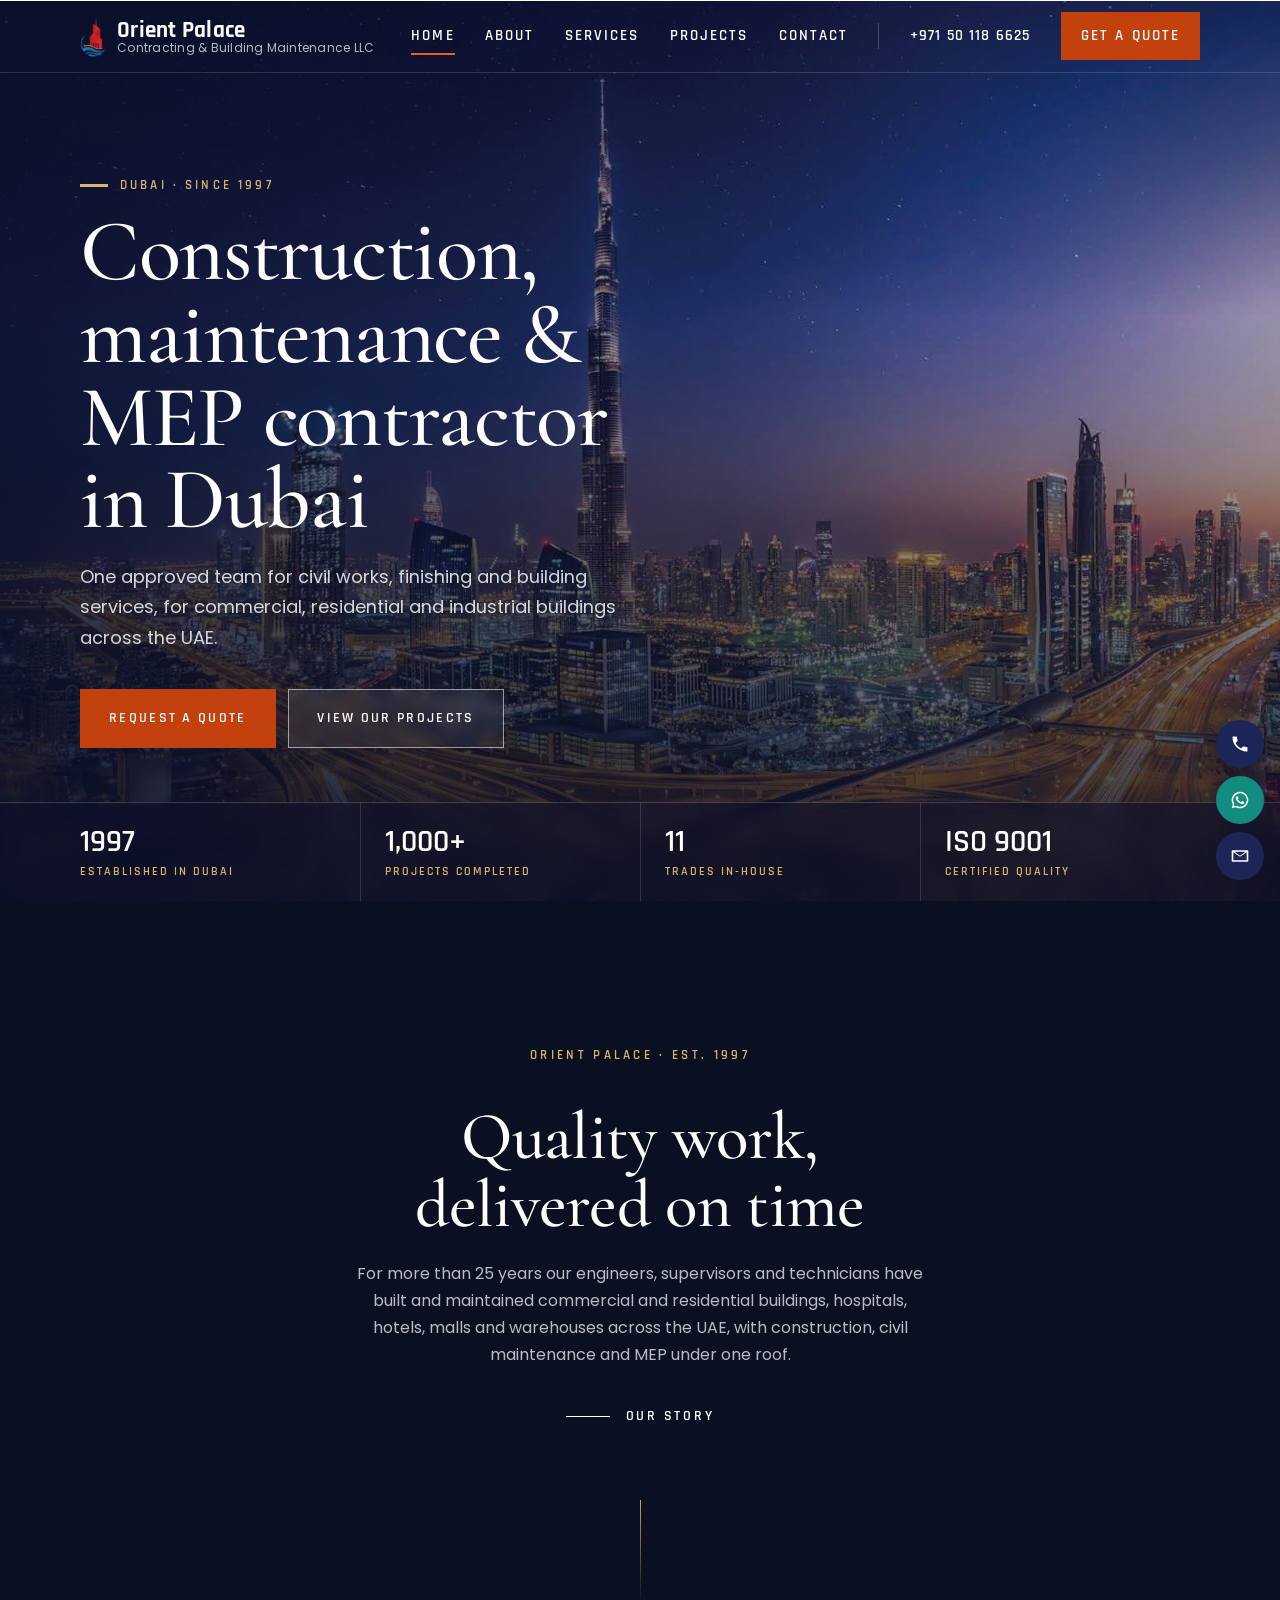
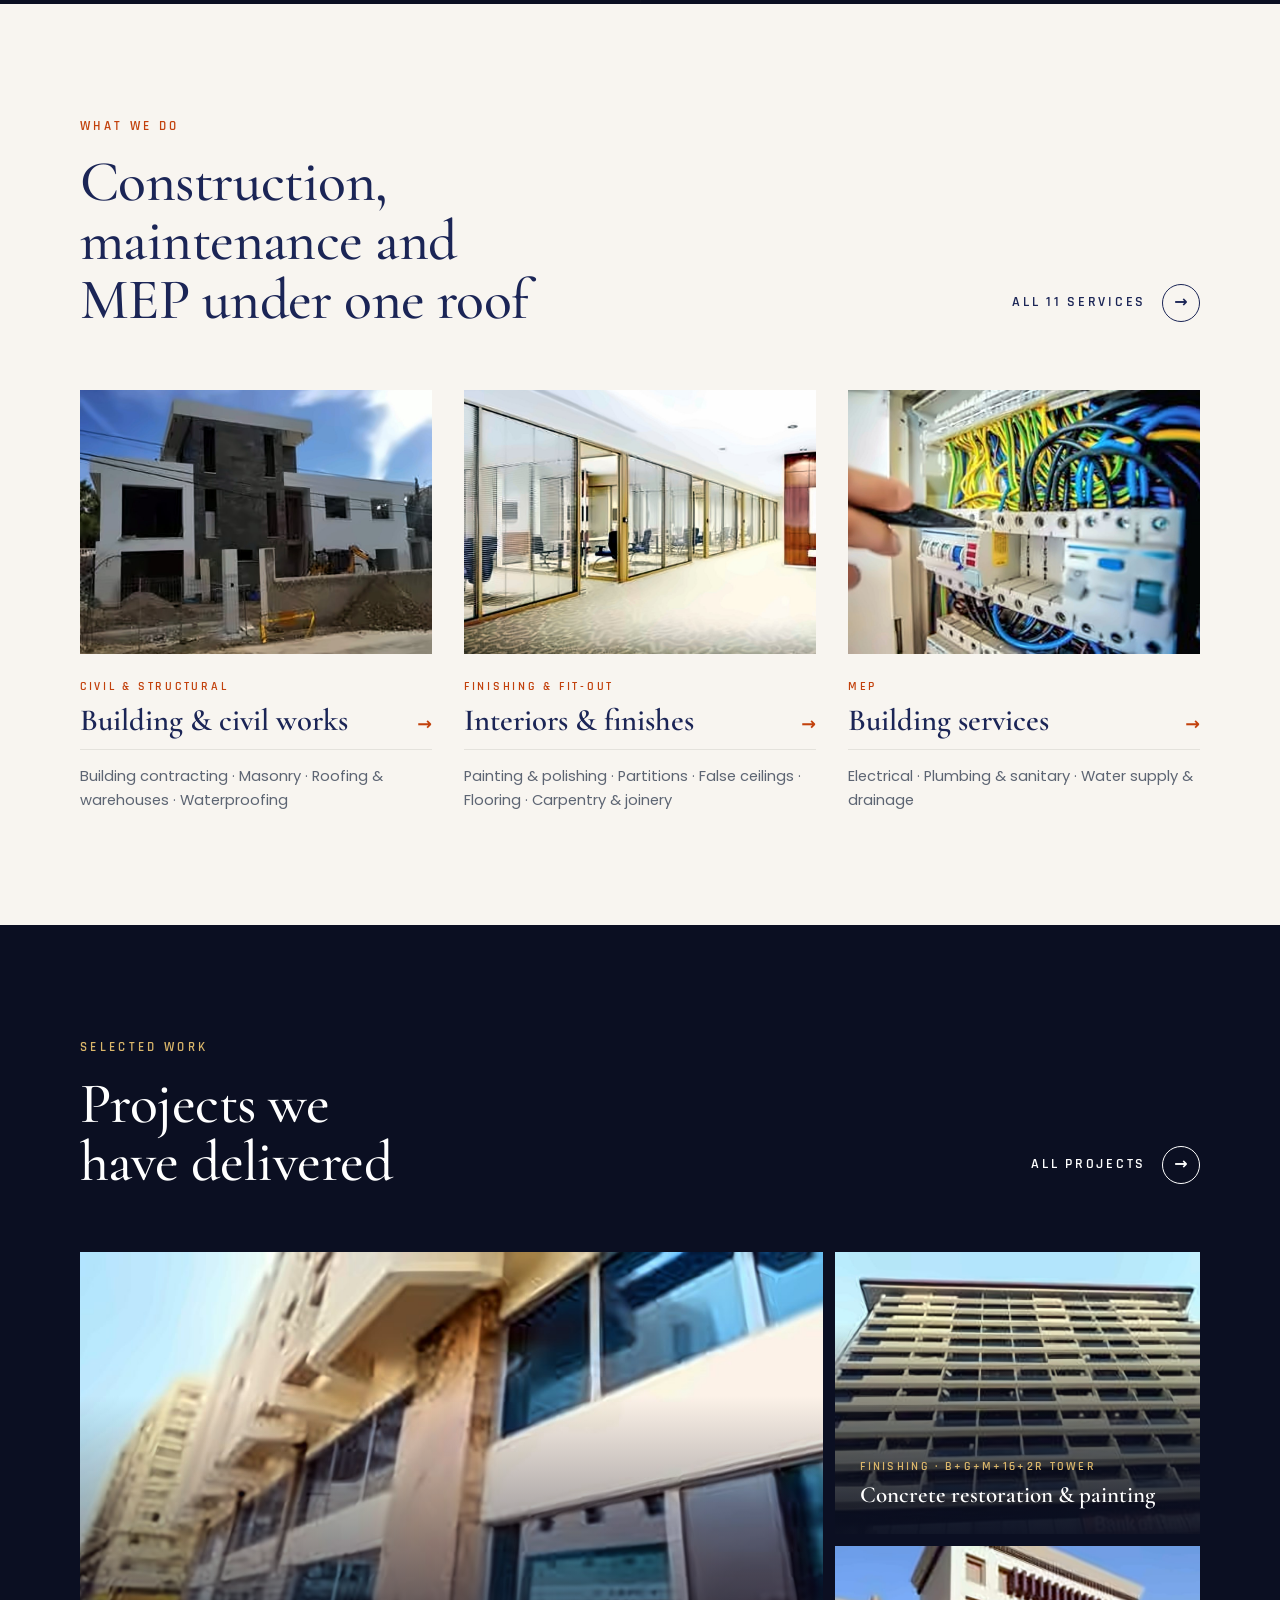
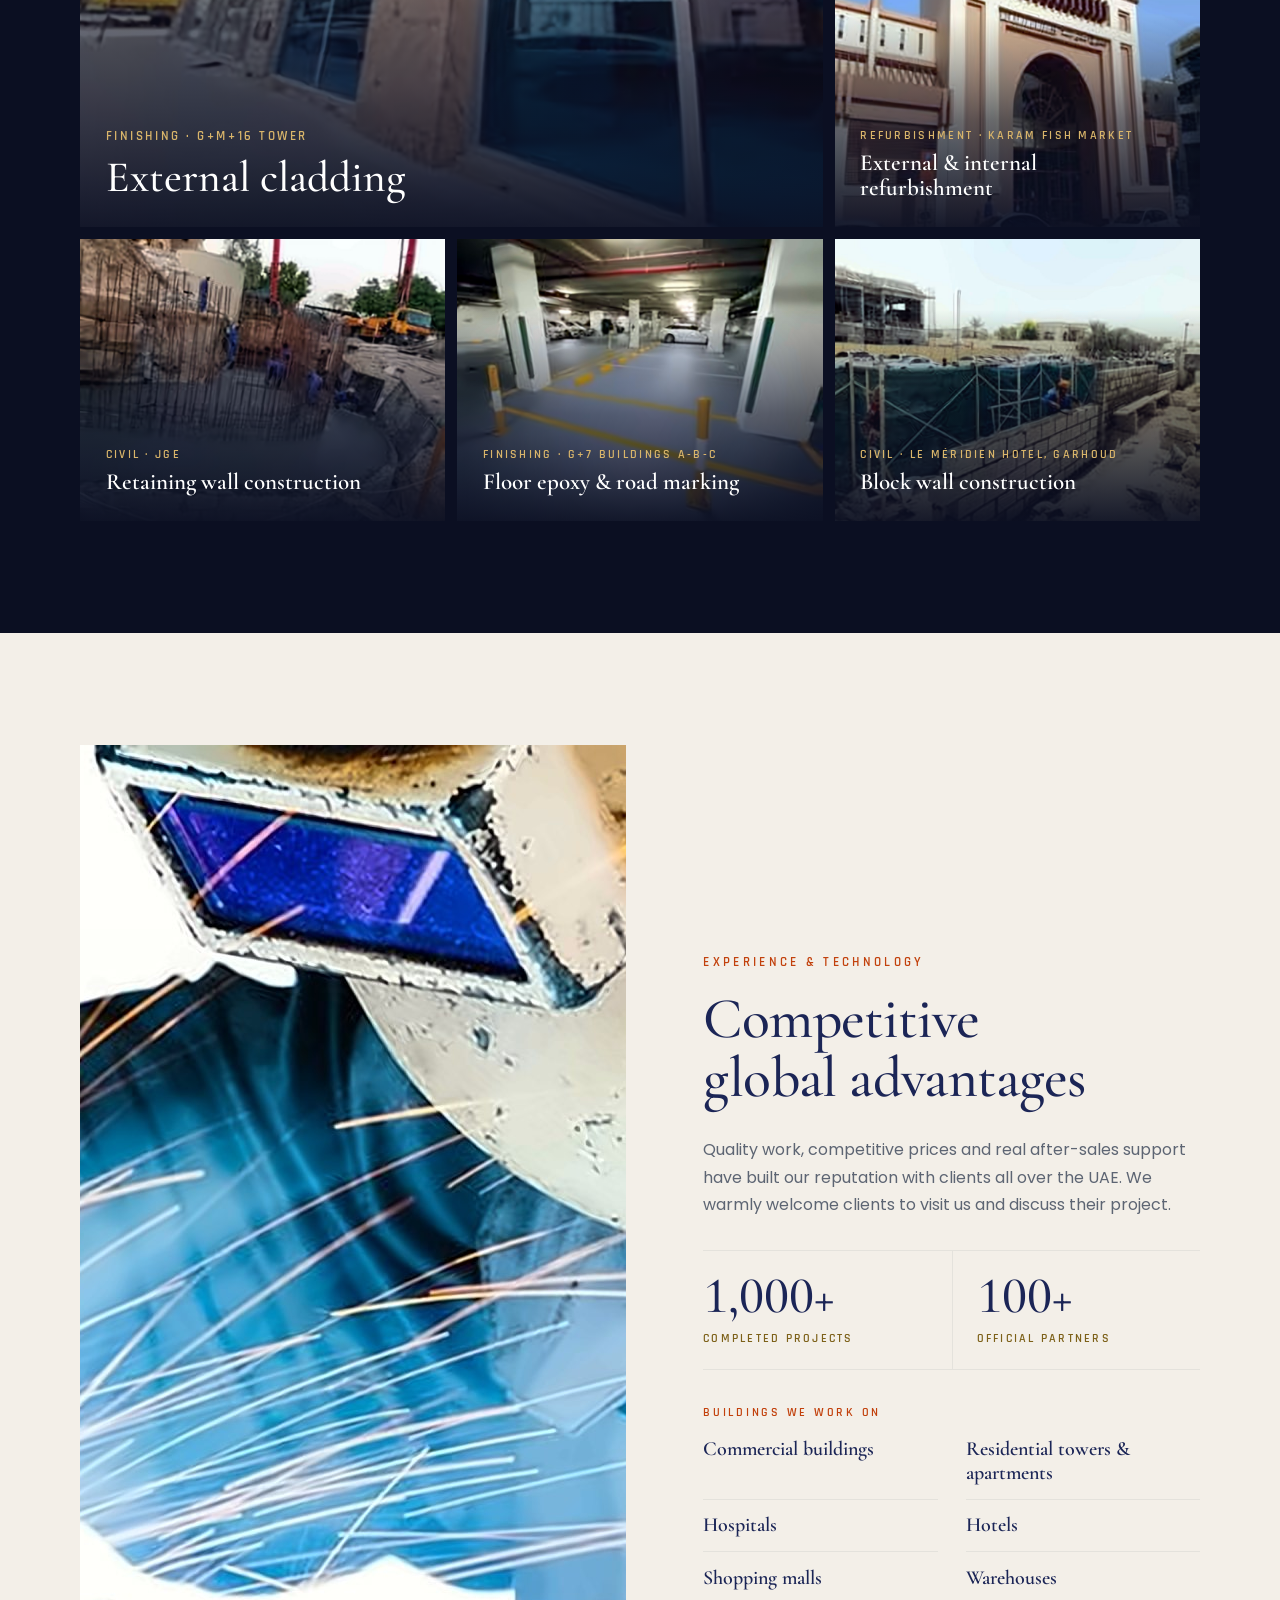
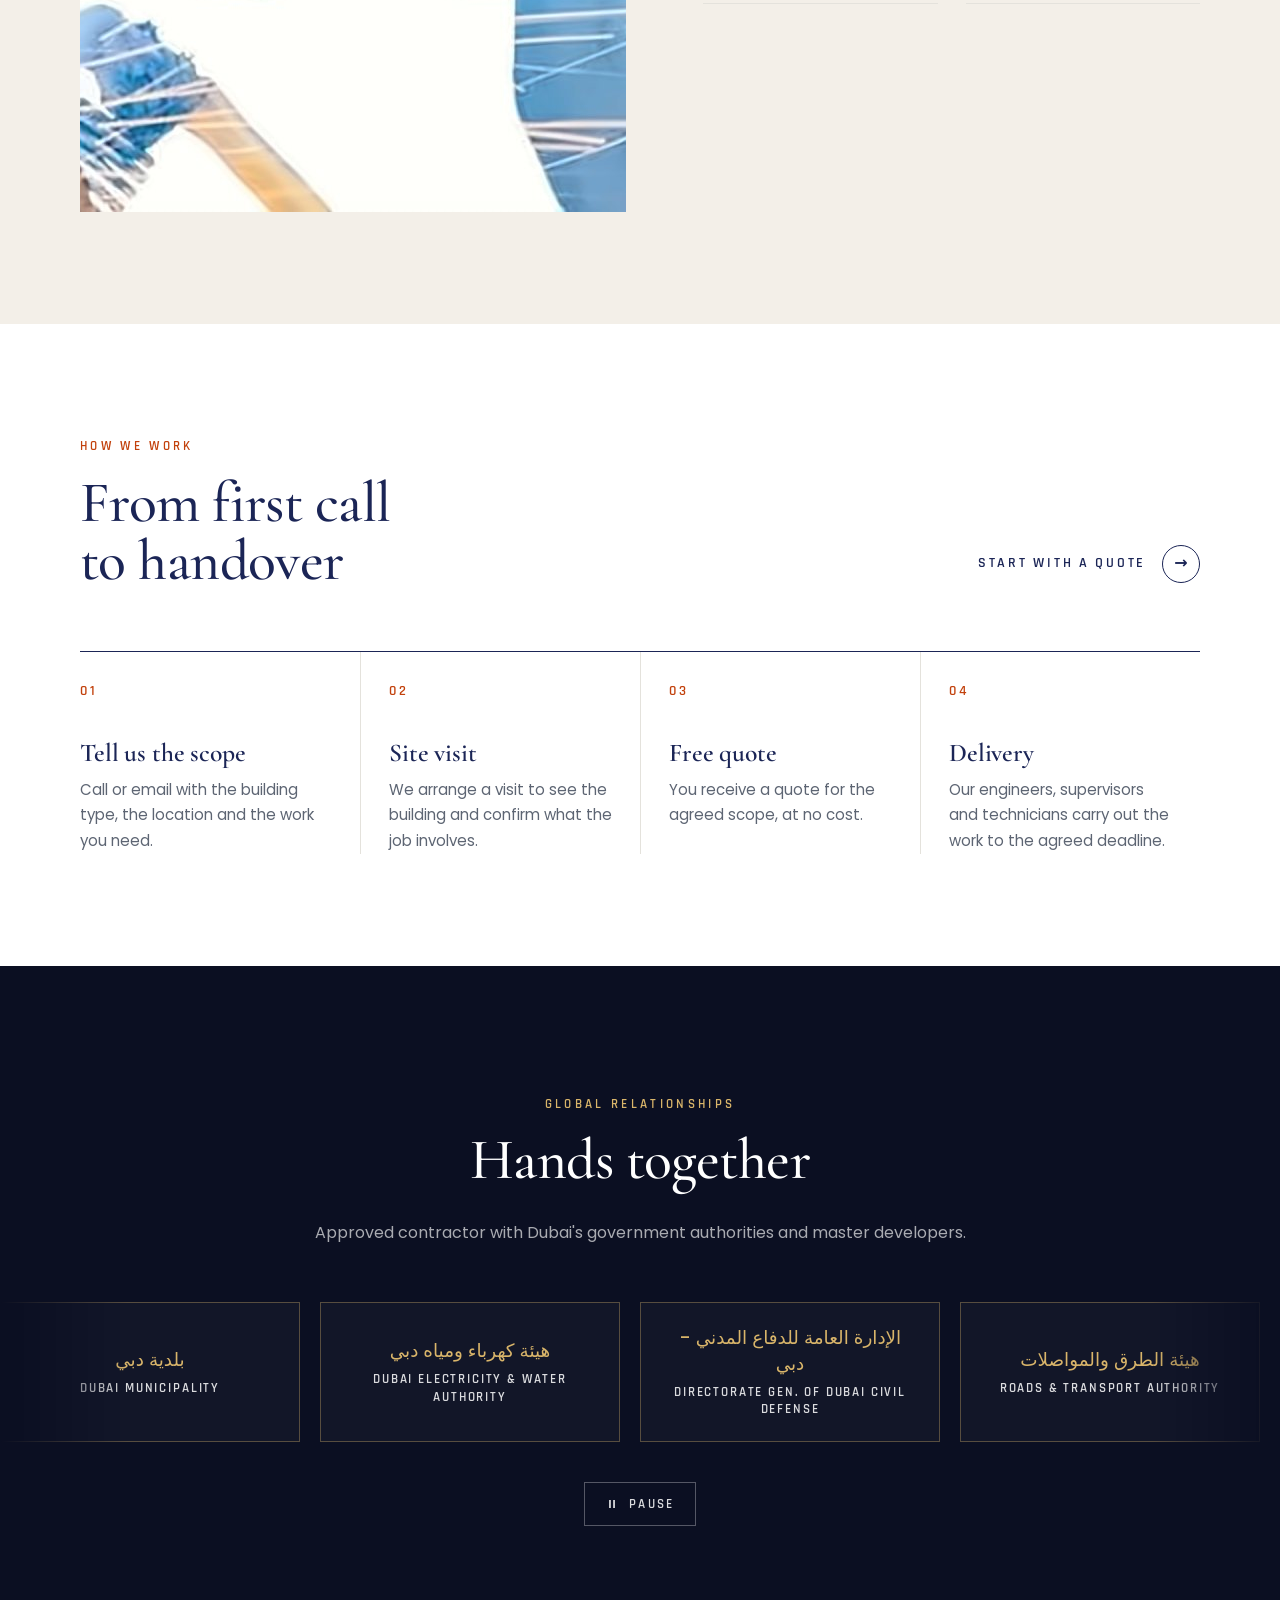
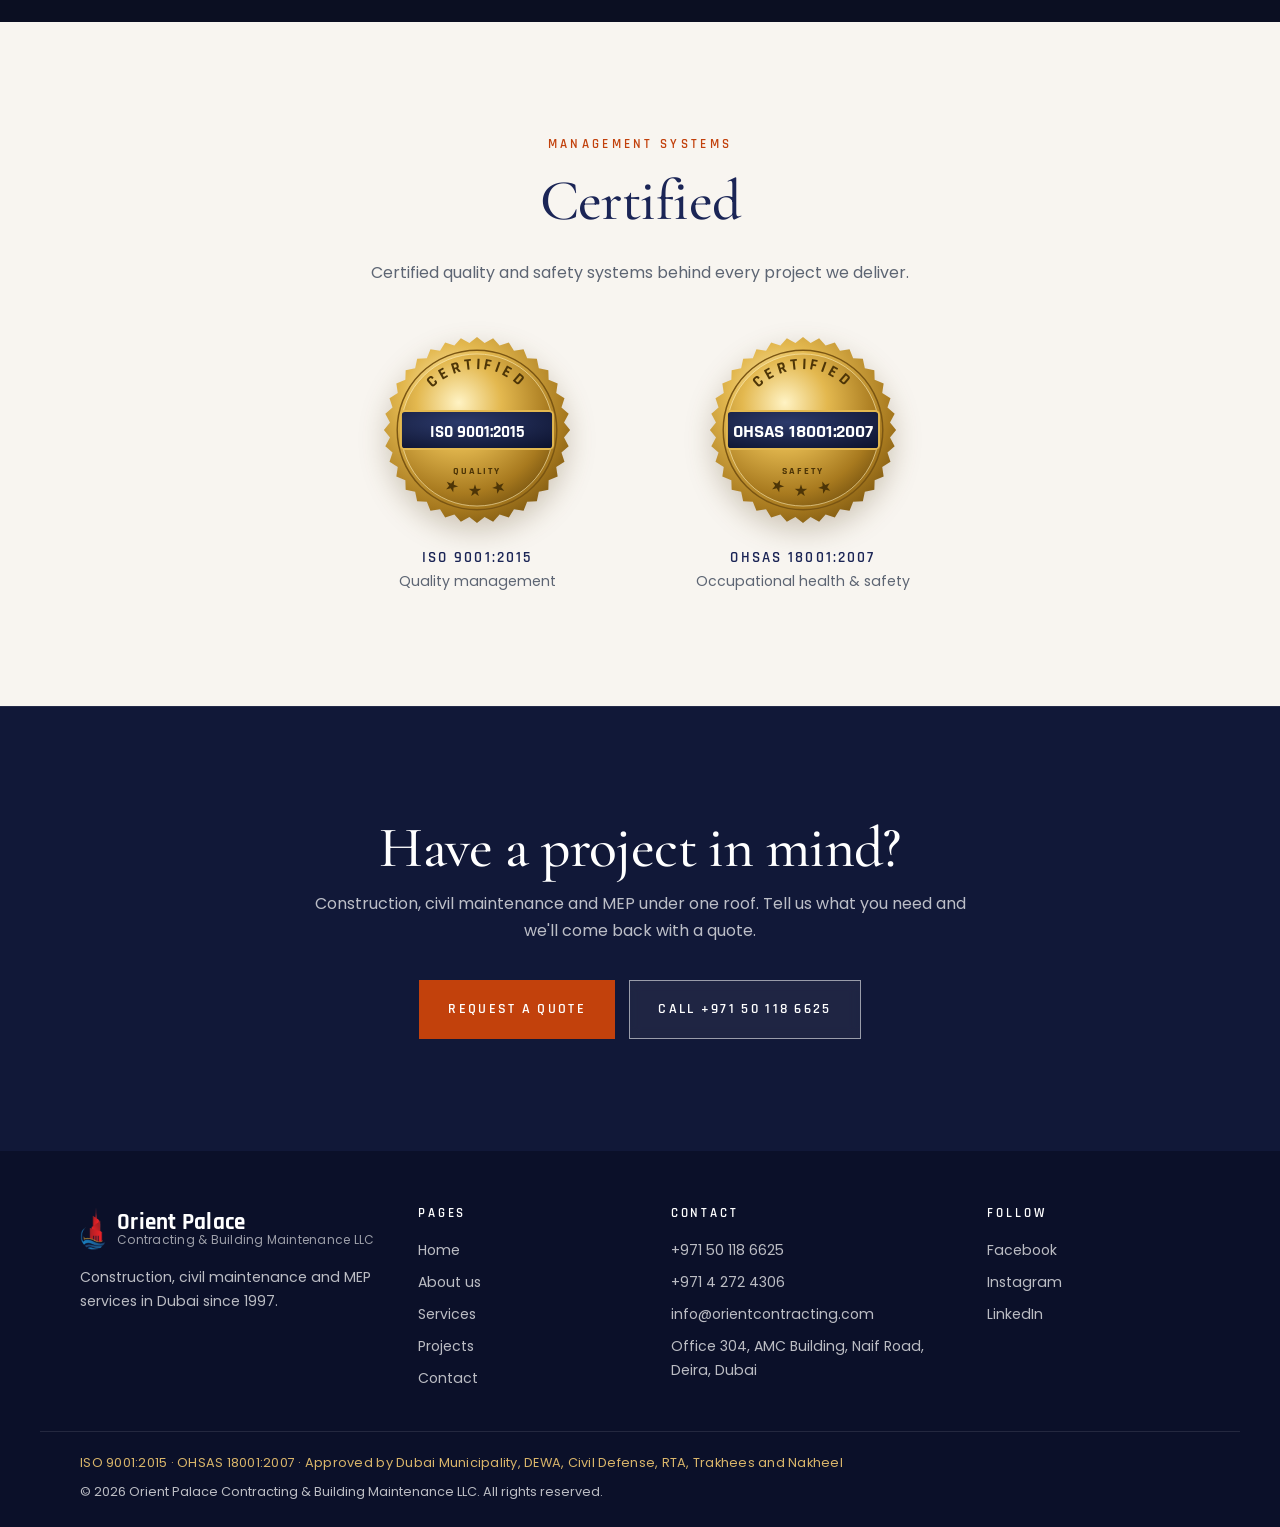
<file: public/index.html>
<!DOCTYPE html>
<html lang="en">
<head>
<meta charset="UTF-8">
<meta name="viewport" content="width=device-width, initial-scale=1">
<title>Orient Palace Contracting &amp; Building Maintenance LLC | Dubai since 1997</title>
<meta name="description" content="Approved Dubai contractor since 1997. Construction, civil maintenance and MEP services under one roof.">
<meta name="theme-color" content="#ffffff">
<link rel="canonical" href="https://orientcontracting.com/">
<meta property="og:type" content="website">
<meta property="og:site_name" content="Orient Palace Contracting">
<meta property="og:title" content="Orient Palace Contracting &amp; Building Maintenance LLC | Dubai since 1997">
<meta property="og:description" content="Approved Dubai contractor since 1997. Construction, civil maintenance and MEP services under one roof.">
<meta property="og:url" content="https://orientcontracting.com/">
<meta property="og:image" content="https://orientcontracting.com/assets/img/hero.jpg">
<meta name="twitter:card" content="summary_large_image">
<script type="application/ld+json">{"@context": "https://schema.org", "@type": "GeneralContractor", "name": "Orient Palace Contracting & Building Maintenance LLC", "url": "https://orientcontracting.com/", "logo": "https://orientcontracting.com/assets/img/logo.png", "image": "https://orientcontracting.com/assets/img/hero.jpg", "foundingDate": "1997", "telephone": "+971501186625", "email": "info@orientcontracting.com", "address": {"@type": "PostalAddress", "streetAddress": "Office 304, AMC Building, Naif Road, Deira", "addressLocality": "Dubai", "addressCountry": "AE"}, "areaServed": "United Arab Emirates", "sameAs": ["https://www.facebook.com/orientcontracting", "https://www.instagram.com/orient_1997", "https://www.linkedin.com/company/orientcontracting"]}</script>
<link rel="icon" type="image/png" href="./assets/img/logo.png">
<link rel="preconnect" href="https://fonts.googleapis.com">
<link rel="preconnect" href="https://fonts.gstatic.com" crossorigin>
<link href="https://fonts.googleapis.com/css2?family=Cormorant+Garamond:wght@500;600&family=Rajdhani:wght@500;600;700&family=Poppins:wght@400;500;600&display=swap" rel="stylesheet">
<link rel="stylesheet" href="./styles.css">
</head>
<body class="page-index">
<a class="skip" href="#main">Skip to content</a>
<header class="site-header">
  <div class="wrap header-inner">
    <a href="./" class="brand" aria-label="Orient Palace home">
      <img src="./assets/img/logo.png" alt="" width="26" height="44">
      <span class="brand-text"><strong>Orient Palace</strong><small>Contracting &amp; Building Maintenance LLC</small></span>
    </a>
    <nav class="nav" id="siteNav" aria-label="Primary">
      <a href="./" aria-current="page">Home</a>
      <a href="./about">About</a>
      <a href="./services">Services</a>
      <a href="./projects">Projects</a>
      <a href="./contact">Contact</a>
      <a href="tel:+971501186625" class="nav-phone">+971 50 118 6625</a>
      <a href="./contact#quote" class="btn btn-sm nav-cta">Get a quote</a>
    </nav>
    <button class="menu-toggle" aria-label="Open menu" aria-controls="siteNav" aria-expanded="false"><span></span><span></span><span></span></button>
  </div>
</header>

<main id="main">
  <section class="hero">
    <img src="./assets/img/hero.jpg" alt="" class="hero-bg" width="1920" height="1080" fetchpriority="high">
    <div class="wrap hero-inner">
      <p class="eyebrow light">Dubai &middot; since 1997</p>
      <h1>Construction, maintenance &amp; MEP contractor in Dubai</h1>
      <p class="hero-sub">One approved team for civil works, finishing and building services, for commercial, residential and industrial buildings across the UAE.</p>
      <div class="hero-actions">
        <a href="./contact#quote" class="btn">Request a quote</a>
        <a href="./projects" class="btn btn-ghost">View our projects</a>
      </div>
    </div>
    <div class="hero-bar">
      <ul class="wrap hero-facts">
        <li><strong>1997</strong><span>Established in Dubai</span></li>
        <li><strong>1,000+</strong><span>Projects completed</span></li>
        <li><strong>11</strong><span>Trades in-house</span></li>
        <li><strong>ISO 9001</strong><span>Certified quality</span></li>
      </ul>
    </div>
  </section>

  <section class="chapter">
    <div class="wrap chapter-inner">
      <p class="kicker">Orient Palace &middot; Est. 1997</p>
      <h2>Quality work, delivered on time</h2>
      <p>For more than 25 years our engineers, supervisors and technicians have built and maintained commercial and residential buildings, hospitals, hotels, malls and warehouses across the UAE, with construction, civil maintenance and MEP under one roof.</p>
      <a href="./about" class="link-line">Our story</a>
      <span class="chapter-rule" aria-hidden="true"></span>
    </div>
  </section>

  <section class="pillars" aria-labelledby="doTitle">
    <div class="wrap">
      <div class="sec-head">
        <div>
          <p class="kicker">What we do</p>
          <h2 id="doTitle">Construction, maintenance and MEP under one roof</h2>
        </div>
        <a href="./services" class="link-arrow">All 11 services</a>
      </div>
      <ul class="pillar-grid">
        <li>
          <a href="./services" class="pillar">
            <span class="pillar-img"><img src="./assets/img/svc-building.jpg" alt="Villa under construction with site hoarding" width="1324" height="1136" loading="lazy"></span>
            <span class="pillar-cat">Civil &amp; structural</span>
            <span class="pillar-title">Building &amp; civil works</span>
            <span class="pillar-list">Building contracting &middot; Masonry &middot; Roofing &amp; warehouses &middot; Waterproofing</span>
          </a>
        </li>
        <li>
          <a href="./services" class="pillar">
            <span class="pillar-img"><img src="./assets/img/svc-partition.jpg" alt="Office corridor with glass partitions" width="1380" height="1112" loading="lazy"></span>
            <span class="pillar-cat">Finishing &amp; fit-out</span>
            <span class="pillar-title">Interiors &amp; finishes</span>
            <span class="pillar-list">Painting &amp; polishing &middot; Partitions &middot; False ceilings &middot; Flooring &middot; Carpentry &amp; joinery</span>
          </a>
        </li>
        <li>
          <a href="./services" class="pillar">
            <span class="pillar-img"><img src="./assets/img/svc-electrical.jpg" alt="Electrician working on a distribution board" width="1436" height="912" loading="lazy"></span>
            <span class="pillar-cat">MEP</span>
            <span class="pillar-title">Building services</span>
            <span class="pillar-list">Electrical &middot; Plumbing &amp; sanitary &middot; Water supply &amp; drainage</span>
          </a>
        </li>
      </ul>
    </div>
  </section>

  <section class="work" aria-labelledby="workTitle">
    <div class="wrap">
      <div class="sec-head">
        <div>
          <p class="kicker">Selected work</p>
          <h2 id="workTitle">Projects we have delivered</h2>
        </div>
        <a href="./projects" class="link-arrow">All projects</a>
      </div>
      <ul class="work-grid">
        <li class="work-feature"><a href="./projects" class="tile">
          <img src="./assets/img/prj-cladding.jpg" alt="Ground floor of a tower with new external cladding and glazing" width="1140" height="736" loading="lazy">
          <span class="tile-text"><span class="tile-cat">Finishing &middot; G+M+16 tower</span><span class="tile-title">External cladding</span></span>
        </a></li>
        <li><a href="./projects" class="tile">
          <img src="./assets/img/prj-restoration.jpg" alt="Residential tower after concrete restoration and repainting" width="920" height="716" loading="lazy">
          <span class="tile-text"><span class="tile-cat">Finishing &middot; B+G+M+16+2R tower</span><span class="tile-title">Concrete restoration &amp; painting</span></span>
        </a></li>
        <li><a href="./projects" class="tile">
          <img src="./assets/img/prj-karam.jpg" alt="Karam Fish Market entrance after refurbishment" width="920" height="716" loading="lazy">
          <span class="tile-text"><span class="tile-cat">Refurbishment &middot; Karam Fish Market</span><span class="tile-title">External &amp; internal refurbishment</span></span>
        </a></li>
        <li><a href="./projects" class="tile">
          <img src="./assets/img/prj-retaining.jpg" alt="Reinforcement and concrete pour for a retaining wall" width="920" height="716" loading="lazy">
          <span class="tile-text"><span class="tile-cat">Civil &middot; JGE</span><span class="tile-title">Retaining wall construction</span></span>
        </a></li>
        <li><a href="./projects" class="tile">
          <img src="./assets/img/prj-epoxy.jpg" alt="Basement car park with new epoxy floor and road markings" width="920" height="732" loading="lazy">
          <span class="tile-text"><span class="tile-cat">Finishing &middot; G+7 buildings A-B-C</span><span class="tile-title">Floor epoxy &amp; road marking</span></span>
        </a></li>
        <li><a href="./projects" class="tile">
          <img src="./assets/img/prj-meridien.jpg" alt="Block wall under construction at Le Méridien Hotel, Garhoud" width="924" height="732" loading="lazy">
          <span class="tile-text"><span class="tile-cat">Civil &middot; Le M&eacute;ridien Hotel, Garhoud</span><span class="tile-title">Block wall construction</span></span>
        </a></li>
      </ul>
    </div>
  </section>

  <section class="split">
    <div class="wrap split-grid">
      <figure class="split-media"><img src="./assets/img/adv-welding.jpg" alt="Welder cutting steel with sparks flying" width="1600" height="1067" loading="lazy"></figure>
      <div class="split-text">
        <p class="kicker">Experience &amp; technology</p>
        <h2>Competitive global advantages</h2>
        <p>Quality work, competitive prices and real after-sales support have built our reputation with clients all over the UAE. We warmly welcome clients to visit us and discuss their project.</p>
        <dl class="split-stats">
          <div><dt>1,000+</dt><dd>Completed projects</dd></div>
          <div><dt>100+</dt><dd>Official partners</dd></div>
        </dl>
        <h3 class="mini-head">Buildings we work on</h3>
        <ul class="sector-list">
          <li>Commercial buildings</li>
          <li>Residential towers &amp; apartments</li>
          <li>Hospitals</li>
          <li>Hotels</li>
          <li>Shopping malls</li>
          <li>Warehouses</li>
        </ul>
      </div>
    </div>
  </section>

  <section class="process" aria-labelledby="processTitle">
    <div class="wrap">
      <div class="sec-head">
        <div>
          <p class="kicker">How we work</p>
          <h2 id="processTitle">From first call to handover</h2>
        </div>
        <a href="./contact#quote" class="link-arrow">Start with a quote</a>
      </div>
      <ol class="steps">
        <li><span class="step-n" aria-hidden="true">01</span><h3>Tell us the scope</h3><p>Call or email with the building type, the location and the work you need.</p></li>
        <li><span class="step-n" aria-hidden="true">02</span><h3>Site visit</h3><p>We arrange a visit to see the building and confirm what the job involves.</p></li>
        <li><span class="step-n" aria-hidden="true">03</span><h3>Free quote</h3><p>You receive a quote for the agreed scope, at no cost.</p></li>
        <li><span class="step-n" aria-hidden="true">04</span><h3>Delivery</h3><p>Our engineers, supervisors and technicians carry out the work to the agreed deadline.</p></li>
      </ol>
    </div>
  </section>

  <section class="relations">
    <div class="wrap">
      <p class="kicker">Global relationships</p>
      <h2>Hands together</h2>
      <p class="rel-sub">Approved contractor with Dubai's government authorities and master developers.</p>
    </div>
    <div class="marquee" aria-label="Approving authorities">
      <ul class="marquee-track">
          <li class="auth"><span class="auth-ar" lang="ar" dir="rtl">بلدية دبي</span><span class="auth-en">Dubai Municipality</span></li>
          <li class="auth"><span class="auth-ar" lang="ar" dir="rtl">هيئة كهرباء ومياه دبي</span><span class="auth-en">Dubai Electricity &amp; Water Authority</span></li>
          <li class="auth"><span class="auth-ar" lang="ar" dir="rtl">الإدارة العامة للدفاع المدني - دبي</span><span class="auth-en">Directorate Gen. of Dubai Civil Defense</span></li>
          <li class="auth"><span class="auth-ar" lang="ar" dir="rtl">هيئة الطرق والمواصلات</span><span class="auth-en">Roads &amp; Transport Authority</span></li>
          <li class="auth"><span class="auth-ar" lang="ar" dir="rtl">تراخيص</span><span class="auth-en">Trakhees</span></li>
          <li class="auth"><span class="auth-ar" lang="ar" dir="rtl">نخيل</span><span class="auth-en">Nakheel</span></li>
      </ul>
    </div>
    <div class="wrap marquee-controls">
      <button type="button" class="marquee-toggle" aria-pressed="false" aria-label="Pause scrolling authorities"><svg viewBox="0 0 24 24" aria-hidden="true"><path class="i-pause" d="M7 5h3v14H7zM14 5h3v14h-3z"/><path class="i-play" d="M8 5v14l11-7z"/></svg><span>Pause</span></button>
    </div>
  </section>

  <section class="proud">
    <div class="wrap">
      <p class="kicker">Management systems</p>
      <h2>Certified</h2>
      <p class="rel-sub">Certified quality and safety systems behind every project we deliver.</p>
      <ul class="cert-row">
      <li class="cert">
        <svg class="seal" viewBox="0 0 200 200" role="img" aria-label="ISO 9001:2015 QUALITY certified">
          <defs>
            <radialGradient id="g0a" cx="38%" cy="32%" r="80%"><stop offset="0" stop-color="#fff3c4"/><stop offset=".35" stop-color="#e3b84f"/><stop offset=".75" stop-color="#a87a1f"/><stop offset="1" stop-color="#6e4c0c"/></radialGradient>
            <radialGradient id="g0b" cx="40%" cy="30%" r="85%"><stop offset="0" stop-color="#2c3a6b"/><stop offset="1" stop-color="#0e1430"/></radialGradient>
            <path id="g0t" d="M 36 100 A 64 64 0 0 1 164 100"/>
            <path id="g0u" d="M 30 100 A 70 70 0 0 0 170 100"/>
          </defs>
          <polygon points="198.0,100.0 191.6,108.0 196.5,117.0 188.9,123.8 192.1,133.5 183.4,138.9 184.9,149.0 175.4,152.8 175.1,163.0 165.1,165.1 163.0,175.1 152.8,175.4 149.0,184.9 138.9,183.4 133.5,192.1 123.8,188.9 117.0,196.5 108.0,191.6 100.0,198.0 92.0,191.6 83.0,196.5 76.2,188.9 66.5,192.1 61.1,183.4 51.0,184.9 47.2,175.4 37.0,175.1 34.9,165.1 24.9,163.0 24.6,152.8 15.1,149.0 16.6,138.9 7.9,133.5 11.1,123.8 3.5,117.0 8.4,108.0 2.0,100.0 8.4,92.0 3.5,83.0 11.1,76.2 7.9,66.5 16.6,61.1 15.1,51.0 24.6,47.2 24.9,37.0 34.9,34.9 37.0,24.9 47.2,24.6 51.0,15.1 61.1,16.6 66.5,7.9 76.2,11.1 83.0,3.5 92.0,8.4 100.0,2.0 108.0,8.4 117.0,3.5 123.8,11.1 133.5,7.9 138.9,16.6 149.0,15.1 152.8,24.6 163.0,24.9 165.1,34.9 175.1,37.0 175.4,47.2 184.9,51.0 183.4,61.1 192.1,66.5 188.9,76.2 196.5,83.0 191.6,92.0" fill="url(#g0a)"/>
          <circle cx="100" cy="100" r="84" fill="none" stroke="#7a5512" stroke-width="1.5"/>
          <circle cx="100" cy="100" r="80" fill="url(#g0a)" stroke="#fff1bf" stroke-opacity=".6"/>
          <text class="seal-ring" fill="#4d3507"><textPath href="#g0t" startOffset="50%" text-anchor="middle">CERTIFIED</textPath></text>
          <text class="seal-ring" fill="#4d3507"><textPath href="#g0u" startOffset="50%" text-anchor="middle" side="left">★ ★ ★</textPath></text>
          <rect x="20" y="80" width="160" height="40" rx="4" fill="url(#g0b)" stroke="#e3b84f" stroke-width="2"/>
          <text x="100" y="107" text-anchor="middle" class="seal-main" fill="#fff">ISO 9001:2015</text>
          <text x="100" y="146" text-anchor="middle" class="seal-sub" fill="#4d3507">QUALITY</text>
        </svg>
        <strong>ISO 9001:2015</strong><span>Quality management</span>
      </li>
      <li class="cert">
        <svg class="seal" viewBox="0 0 200 200" role="img" aria-label="OHSAS 18001:2007 SAFETY certified">
          <defs>
            <radialGradient id="g2a" cx="38%" cy="32%" r="80%"><stop offset="0" stop-color="#fff3c4"/><stop offset=".35" stop-color="#e3b84f"/><stop offset=".75" stop-color="#a87a1f"/><stop offset="1" stop-color="#6e4c0c"/></radialGradient>
            <radialGradient id="g2b" cx="40%" cy="30%" r="85%"><stop offset="0" stop-color="#2c3a6b"/><stop offset="1" stop-color="#0e1430"/></radialGradient>
            <path id="g2t" d="M 36 100 A 64 64 0 0 1 164 100"/>
            <path id="g2u" d="M 30 100 A 70 70 0 0 0 170 100"/>
          </defs>
          <polygon points="198.0,100.0 191.6,108.0 196.5,117.0 188.9,123.8 192.1,133.5 183.4,138.9 184.9,149.0 175.4,152.8 175.1,163.0 165.1,165.1 163.0,175.1 152.8,175.4 149.0,184.9 138.9,183.4 133.5,192.1 123.8,188.9 117.0,196.5 108.0,191.6 100.0,198.0 92.0,191.6 83.0,196.5 76.2,188.9 66.5,192.1 61.1,183.4 51.0,184.9 47.2,175.4 37.0,175.1 34.9,165.1 24.9,163.0 24.6,152.8 15.1,149.0 16.6,138.9 7.9,133.5 11.1,123.8 3.5,117.0 8.4,108.0 2.0,100.0 8.4,92.0 3.5,83.0 11.1,76.2 7.9,66.5 16.6,61.1 15.1,51.0 24.6,47.2 24.9,37.0 34.9,34.9 37.0,24.9 47.2,24.6 51.0,15.1 61.1,16.6 66.5,7.9 76.2,11.1 83.0,3.5 92.0,8.4 100.0,2.0 108.0,8.4 117.0,3.5 123.8,11.1 133.5,7.9 138.9,16.6 149.0,15.1 152.8,24.6 163.0,24.9 165.1,34.9 175.1,37.0 175.4,47.2 184.9,51.0 183.4,61.1 192.1,66.5 188.9,76.2 196.5,83.0 191.6,92.0" fill="url(#g2a)"/>
          <circle cx="100" cy="100" r="84" fill="none" stroke="#7a5512" stroke-width="1.5"/>
          <circle cx="100" cy="100" r="80" fill="url(#g2a)" stroke="#fff1bf" stroke-opacity=".6"/>
          <text class="seal-ring" fill="#4d3507"><textPath href="#g2t" startOffset="50%" text-anchor="middle">CERTIFIED</textPath></text>
          <text class="seal-ring" fill="#4d3507"><textPath href="#g2u" startOffset="50%" text-anchor="middle" side="left">★ ★ ★</textPath></text>
          <rect x="20" y="80" width="160" height="40" rx="4" fill="url(#g2b)" stroke="#e3b84f" stroke-width="2"/>
          <text x="100" y="107" text-anchor="middle" class="seal-main" fill="#fff" textLength="148" lengthAdjust="spacingAndGlyphs">OHSAS 18001:2007</text>
          <text x="100" y="146" text-anchor="middle" class="seal-sub" fill="#4d3507">SAFETY</text>
        </svg>
        <strong>OHSAS 18001:2007</strong><span>Occupational health &amp; safety</span>
      </li>
      </ul>
    </div>
  </section>
</main>
  <section class="cta-band">
    <div class="wrap cta-inner">
      <div>
        <h2>Have a project in mind?</h2>
        <p>Construction, civil maintenance and MEP under one roof. Tell us what you need and we'll come back with a quote.</p>
      </div>
      <div class="cta-actions">
        <a href="./contact#quote" class="btn">Request a quote</a>
        <a href="tel:+971501186625" class="btn btn-ghost">Call +971 50 118 6625</a>
      </div>
    </div>
  </section>
<footer class="site-footer">
  <div class="wrap footer-grid">
    <div class="footer-brand">
      <a href="./" class="brand">
        <img src="./assets/img/logo.png" alt="" width="26" height="44">
        <span class="brand-text"><strong>Orient Palace</strong><small>Contracting &amp; Building Maintenance LLC</small></span>
      </a>
      <p>Construction, civil maintenance and MEP services in Dubai since 1997.</p>
    </div>
    <div>
      <h3>Pages</h3>
      <ul>
        <li><a href="./">Home</a></li>
        <li><a href="./about">About us</a></li>
        <li><a href="./services">Services</a></li>
        <li><a href="./projects">Projects</a></li>
        <li><a href="./contact">Contact</a></li>
      </ul>
    </div>
    <div>
      <h3>Contact</h3>
      <ul>
        <li><a href="tel:+971501186625">+971 50 118 6625</a></li>
        <li><a href="tel:+97142724306">+971 4 272 4306</a></li>
        <li><a href="mailto:info@orientcontracting.com">info@orientcontracting.com</a></li>
        <li>Office 304, AMC Building, Naif Road, Deira, Dubai</li>
      </ul>
    </div>
    <div>
      <h3>Follow</h3>
      <ul>
        <li><a href="https://www.facebook.com/orientcontracting" target="_blank" rel="noopener noreferrer">Facebook</a></li>
        <li><a href="https://www.instagram.com/orient_1997" target="_blank" rel="noopener noreferrer">Instagram</a></li>
        <li><a href="https://www.linkedin.com/company/orientcontracting" target="_blank" rel="noopener noreferrer">LinkedIn</a></li>
      </ul>
    </div>
  </div>
  <div class="wrap footer-bottom">
    <p class="footer-cred">ISO 9001:2015 &middot; OHSAS 18001:2007 &middot; Approved by Dubai Municipality, DEWA, Civil Defense, RTA, Trakhees and Nakheel</p>
    <p>&copy; <span data-year></span> Orient Palace Contracting &amp; Building Maintenance LLC. All rights reserved.</p>
  </div>
</footer>
<nav class="dock" aria-label="Quick contact">
  <a href="tel:+971501186625" class="dock-btn" aria-label="Call +971 50 118 6625"><svg viewBox="0 0 24 24" aria-hidden="true"><path d="M6.6 10.8a15.1 15.1 0 0 0 6.6 6.6l2.2-2.2a1 1 0 0 1 1-.25 11.4 11.4 0 0 0 3.6.57 1 1 0 0 1 1 1V20a1 1 0 0 1-1 1A17 17 0 0 1 3 4a1 1 0 0 1 1-1h3.5a1 1 0 0 1 1 1c0 1.25.2 2.45.57 3.57a1 1 0 0 1-.25 1z"/></svg><span>Call</span></a>
  <a href="https://wa.me/971501186625" class="dock-btn dock-wa" target="_blank" rel="noopener noreferrer" aria-label="Message us on WhatsApp"><svg viewBox="0 0 24 24" aria-hidden="true"><path d="M12 2a10 10 0 0 0-8.6 15.1L2 22l5-1.3A10 10 0 1 0 12 2zm0 18.2a8.2 8.2 0 0 1-4.2-1.2l-.3-.2-3 .8.8-2.9-.2-.3A8.2 8.2 0 1 1 12 20.2zm4.5-6.1c-.25-.12-1.47-.72-1.7-.8s-.39-.12-.56.12-.64.8-.79.97-.29.19-.54.06a6.7 6.7 0 0 1-3.3-2.9c-.25-.43.25-.4.71-1.33a.45.45 0 0 0-.02-.42c-.06-.12-.56-1.34-.76-1.84s-.4-.42-.56-.43h-.48a.92.92 0 0 0-.66.31 2.8 2.8 0 0 0-.87 2.07 4.85 4.85 0 0 0 1 2.58 11.1 11.1 0 0 0 4.27 3.77c1.58.68 2.2.74 3 .62a2.55 2.55 0 0 0 1.67-1.18 2.07 2.07 0 0 0 .15-1.18c-.06-.11-.23-.17-.48-.29z"/></svg><span>WhatsApp</span></a>
  <a href="mailto:info@orientcontracting.com?subject=Quote%20request" class="dock-btn" aria-label="Email info@orientcontracting.com"><svg viewBox="0 0 24 24" aria-hidden="true"><path d="M3 5h18a1 1 0 0 1 1 1v12a1 1 0 0 1-1 1H3a1 1 0 0 1-1-1V6a1 1 0 0 1 1-1zm1 2.4V17h16V7.4l-8 5.6zM5.4 7 12 11.6 18.6 7z"/></svg><span>Email</span></a>
</nav>
<script src="./script.js"></script>
</body>
</html>
</file>
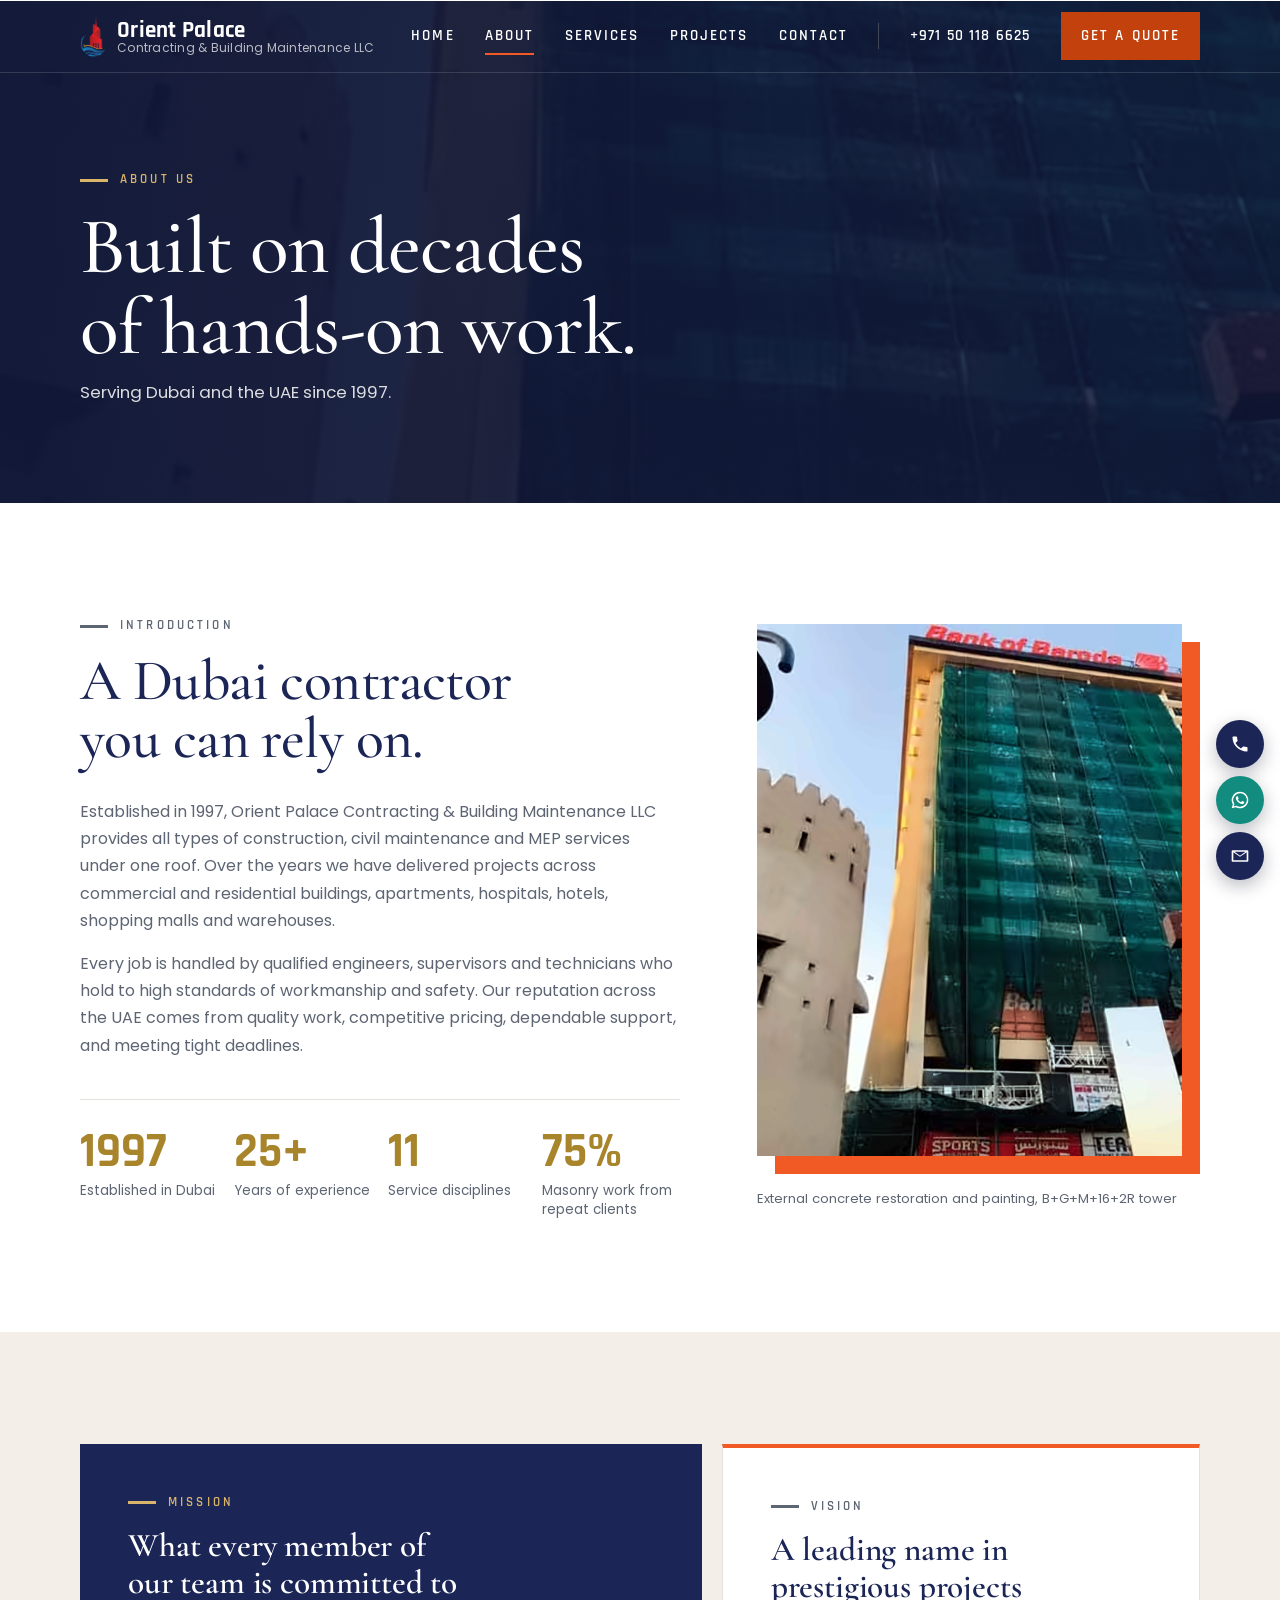
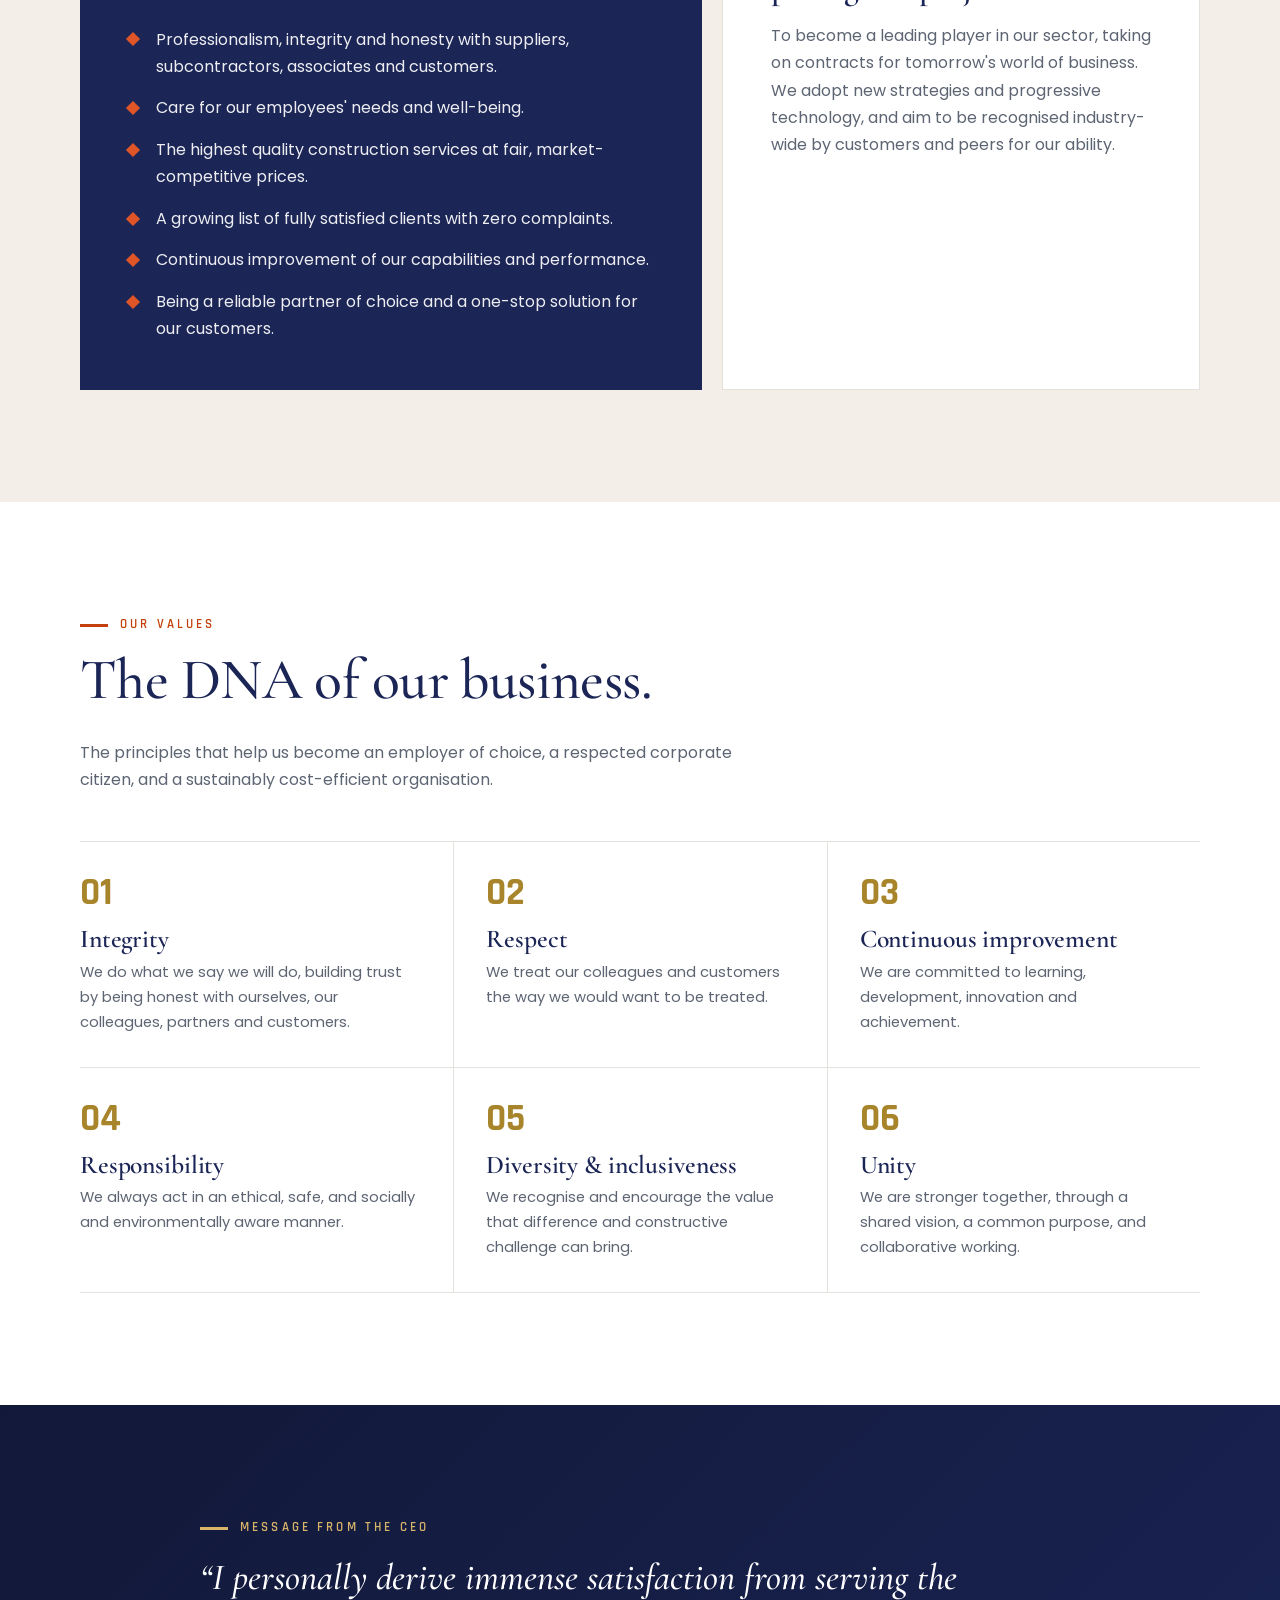
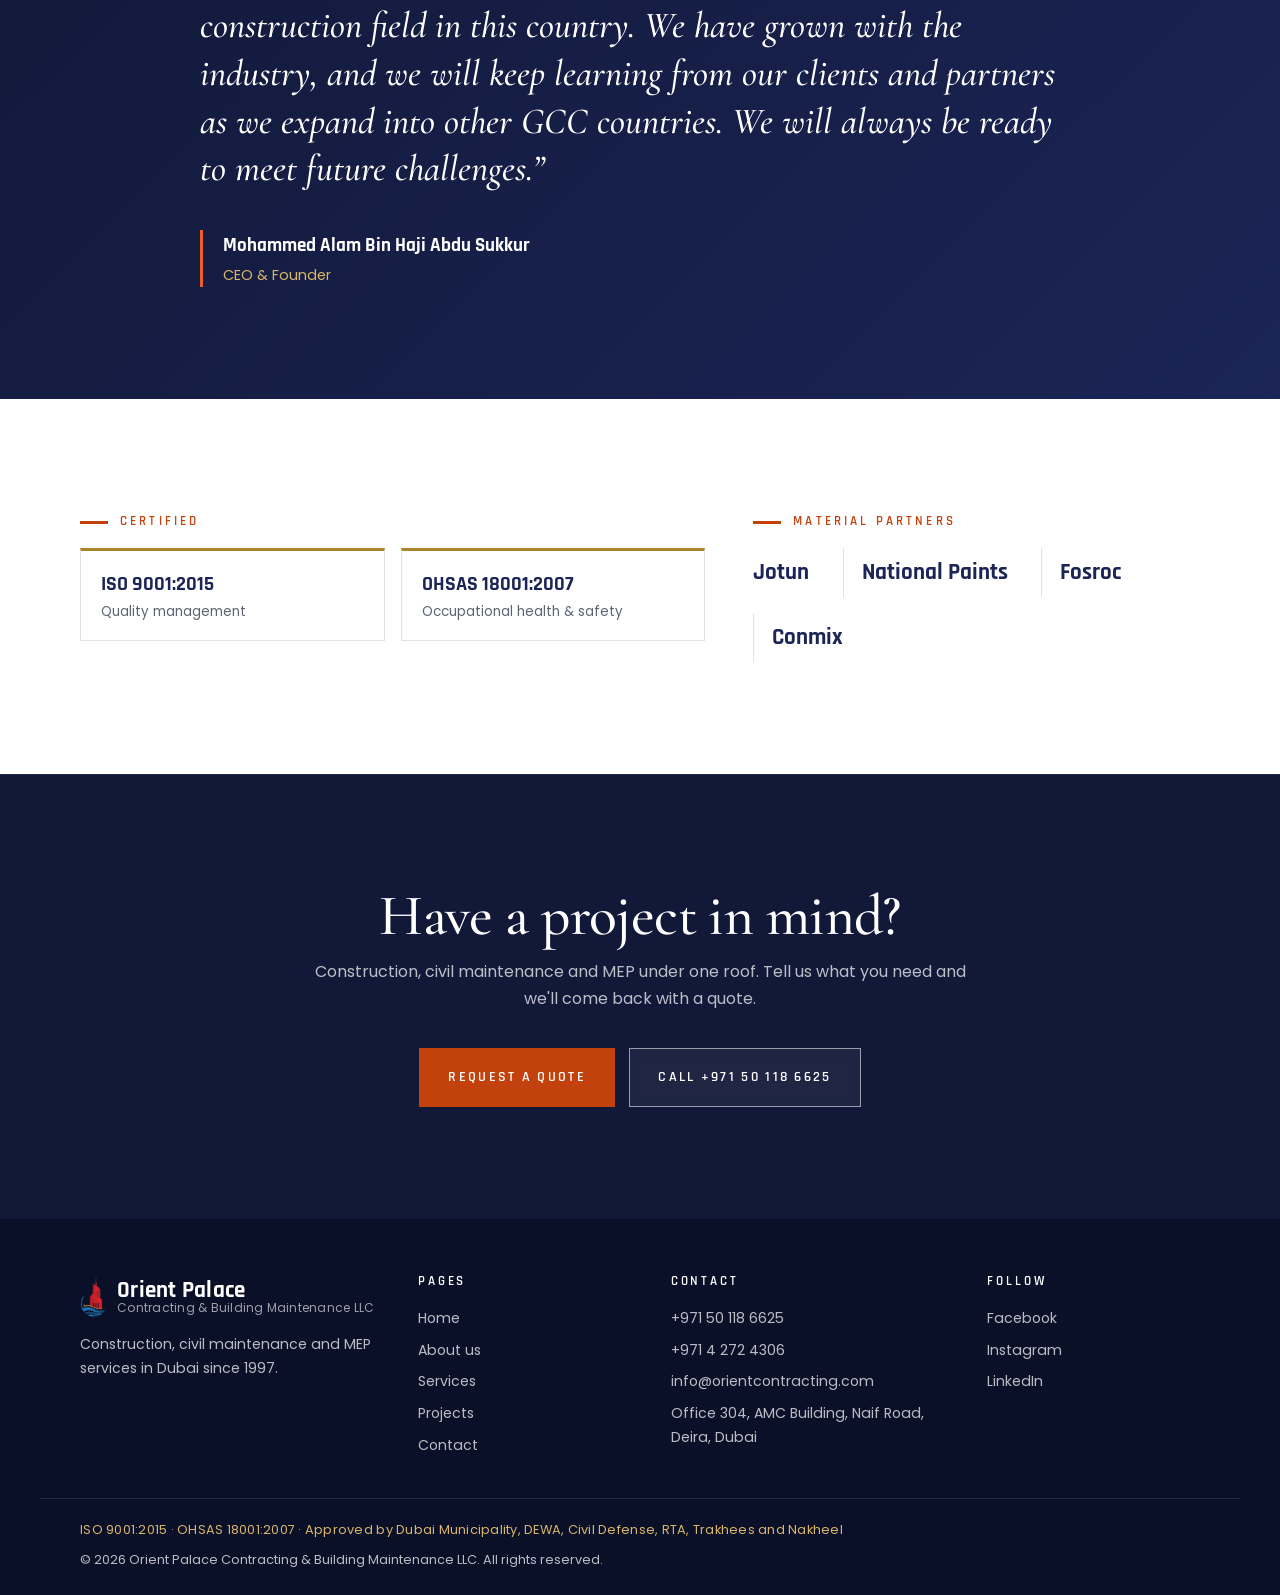
<file: public/about.html>
<!DOCTYPE html>
<html lang="en">
<head>
<meta charset="UTF-8">
<meta name="viewport" content="width=device-width, initial-scale=1">
<title>About us | Orient Palace Contracting</title>
<meta name="description" content="Established in Dubai in 1997. Our story, mission, vision, values and certifications.">
<meta name="theme-color" content="#ffffff">
<link rel="canonical" href="https://orientcontracting.com/about">
<meta property="og:type" content="website">
<meta property="og:site_name" content="Orient Palace Contracting">
<meta property="og:title" content="About us | Orient Palace Contracting">
<meta property="og:description" content="Established in Dubai in 1997. Our story, mission, vision, values and certifications.">
<meta property="og:url" content="https://orientcontracting.com/about">
<meta property="og:image" content="https://orientcontracting.com/assets/img/hero.jpg">
<meta name="twitter:card" content="summary_large_image">
<link rel="icon" type="image/png" href="./assets/img/logo.png">
<link rel="preconnect" href="https://fonts.googleapis.com">
<link rel="preconnect" href="https://fonts.gstatic.com" crossorigin>
<link href="https://fonts.googleapis.com/css2?family=Cormorant+Garamond:wght@500;600&family=Rajdhani:wght@500;600;700&family=Poppins:wght@400;500;600&display=swap" rel="stylesheet">
<link rel="stylesheet" href="./styles.css">
</head>
<body class="page-about">
<a class="skip" href="#main">Skip to content</a>
<header class="site-header">
  <div class="wrap header-inner">
    <a href="./" class="brand" aria-label="Orient Palace home">
      <img src="./assets/img/logo.png" alt="" width="26" height="44">
      <span class="brand-text"><strong>Orient Palace</strong><small>Contracting &amp; Building Maintenance LLC</small></span>
    </a>
    <nav class="nav" id="siteNav" aria-label="Primary">
      <a href="./">Home</a>
      <a href="./about" aria-current="page">About</a>
      <a href="./services">Services</a>
      <a href="./projects">Projects</a>
      <a href="./contact">Contact</a>
      <a href="tel:+971501186625" class="nav-phone">+971 50 118 6625</a>
      <a href="./contact#quote" class="btn btn-sm nav-cta">Get a quote</a>
    </nav>
    <button class="menu-toggle" aria-label="Open menu" aria-controls="siteNav" aria-expanded="false"><span></span><span></span><span></span></button>
  </div>
</header>
<main id="main">
  <section class="page-banner">
    <img src="./assets/img/about.jpg" alt="" class="page-banner-bg" width="1327" height="1600">
    <div class="wrap page-banner-inner">
      <p class="eyebrow light">About us</p>
      <h1>Built on decades of hands-on work.</h1>
      <p class="page-banner-sub">Serving Dubai and the UAE since 1997.</p>
    </div>
  </section>

  <section class="section">
    <div class="wrap about-grid">
      <div class="about-text">
        <p class="eyebrow">Introduction</p>
        <h2>A Dubai contractor you can rely on.</h2>
        <p>Established in 1997, Orient Palace Contracting &amp; Building Maintenance LLC provides all types of construction, civil maintenance and MEP services under one roof. Over the years we have delivered projects across commercial and residential buildings, apartments, hospitals, hotels, shopping malls and warehouses.</p>
        <p>Every job is handled by qualified engineers, supervisors and technicians who hold to high standards of workmanship and safety. Our reputation across the UAE comes from quality work, competitive pricing, dependable support, and meeting tight deadlines.</p>
        <dl class="stats">
          <div><dt>1997</dt><dd>Established in Dubai</dd></div>
          <div><dt>25+</dt><dd>Years of experience</dd></div>
          <div><dt>11</dt><dd>Service disciplines</dd></div>
          <div><dt>75%</dt><dd>Masonry work from repeat clients</dd></div>
        </dl>
      </div>
      <figure class="about-media">
        <img src="./assets/img/about.jpg" alt="High-rise tower under external restoration with safety netting">
        <figcaption>External concrete restoration and painting, B+G+M+16+2R tower</figcaption>
      </figure>
    </div>
  </section>

  <section class="section section-alt">
    <div class="wrap mv-grid">
      <div class="mv-card mission">
        <p class="eyebrow light">Mission</p>
        <h3>What every member of our team is committed to</h3>
        <ul class="check-list">
          <li>Professionalism, integrity and honesty with suppliers, subcontractors, associates and customers.</li>
          <li>Care for our employees' needs and well-being.</li>
          <li>The highest quality construction services at fair, market-competitive prices.</li>
          <li>A growing list of fully satisfied clients with zero complaints.</li>
          <li>Continuous improvement of our capabilities and performance.</li>
          <li>Being a reliable partner of choice and a one-stop solution for our customers.</li>
        </ul>
      </div>
      <div class="mv-card vision">
        <p class="eyebrow">Vision</p>
        <h3>A leading name in prestigious projects</h3>
        <p>To become a leading player in our sector, taking on contracts for tomorrow's world of business. We adopt new strategies and progressive technology, and aim to be recognised industry-wide by customers and peers for our ability.</p>
      </div>
    </div>
  </section>

  <section class="section">
    <div class="wrap">
      <div class="section-head">
        <p class="eyebrow">Our values</p>
        <h2>The DNA of our business.</h2>
        <p class="section-sub">The principles that help us become an employer of choice, a respected corporate citizen, and a sustainably cost-efficient organisation.</p>
      </div>
      <ol class="value-list">
        <li><span class="vn">01</span><h3>Integrity</h3><p>We do what we say we will do, building trust by being honest with ourselves, our colleagues, partners and customers.</p></li>
        <li><span class="vn">02</span><h3>Respect</h3><p>We treat our colleagues and customers the way we would want to be treated.</p></li>
        <li><span class="vn">03</span><h3>Continuous improvement</h3><p>We are committed to learning, development, innovation and achievement.</p></li>
        <li><span class="vn">04</span><h3>Responsibility</h3><p>We always act in an ethical, safe, and socially and environmentally aware manner.</p></li>
        <li><span class="vn">05</span><h3>Diversity &amp; inclusiveness</h3><p>We recognise and encourage the value that difference and constructive challenge can bring.</p></li>
        <li><span class="vn">06</span><h3>Unity</h3><p>We are stronger together, through a shared vision, a common purpose, and collaborative working.</p></li>
      </ol>
    </div>
  </section>

  <section class="section ceo">
    <div class="wrap ceo-inner">
      <p class="eyebrow light">Message from the CEO</p>
      <blockquote>
        <p>&ldquo;I personally derive immense satisfaction from serving the construction field in this country. We have grown with the industry, and we will keep learning from our clients and partners as we expand into other GCC countries. We will always be ready to meet future challenges.&rdquo;</p>
        <footer><strong>Mohammed Alam Bin Haji Abdu Sukkur</strong><span>CEO &amp; Founder</span></footer>
      </blockquote>
    </div>
  </section>

  <section class="section certs">
    <div class="wrap certs-grid">
      <div>
        <p class="eyebrow">Certified</p>
        <ul class="cert-list">
          <li><strong>ISO 9001:2015</strong><span>Quality management</span></li>
          <li><strong>OHSAS 18001:2007</strong><span>Occupational health &amp; safety</span></li>
        </ul>
      </div>
      <div>
        <p class="eyebrow">Material partners</p>
        <ul class="partner-list"><li>Jotun</li><li>National Paints</li><li>Fosroc</li><li>Conmix</li></ul>
      </div>
    </div>
  </section>
</main>
  <section class="cta-band">
    <div class="wrap cta-inner">
      <div>
        <h2>Have a project in mind?</h2>
        <p>Construction, civil maintenance and MEP under one roof. Tell us what you need and we'll come back with a quote.</p>
      </div>
      <div class="cta-actions">
        <a href="./contact#quote" class="btn">Request a quote</a>
        <a href="tel:+971501186625" class="btn btn-ghost">Call +971 50 118 6625</a>
      </div>
    </div>
  </section>
<footer class="site-footer">
  <div class="wrap footer-grid">
    <div class="footer-brand">
      <a href="./" class="brand">
        <img src="./assets/img/logo.png" alt="" width="26" height="44">
        <span class="brand-text"><strong>Orient Palace</strong><small>Contracting &amp; Building Maintenance LLC</small></span>
      </a>
      <p>Construction, civil maintenance and MEP services in Dubai since 1997.</p>
    </div>
    <div>
      <h3>Pages</h3>
      <ul>
        <li><a href="./">Home</a></li>
        <li><a href="./about">About us</a></li>
        <li><a href="./services">Services</a></li>
        <li><a href="./projects">Projects</a></li>
        <li><a href="./contact">Contact</a></li>
      </ul>
    </div>
    <div>
      <h3>Contact</h3>
      <ul>
        <li><a href="tel:+971501186625">+971 50 118 6625</a></li>
        <li><a href="tel:+97142724306">+971 4 272 4306</a></li>
        <li><a href="mailto:info@orientcontracting.com">info@orientcontracting.com</a></li>
        <li>Office 304, AMC Building, Naif Road, Deira, Dubai</li>
      </ul>
    </div>
    <div>
      <h3>Follow</h3>
      <ul>
        <li><a href="https://www.facebook.com/orientcontracting" target="_blank" rel="noopener noreferrer">Facebook</a></li>
        <li><a href="https://www.instagram.com/orient_1997" target="_blank" rel="noopener noreferrer">Instagram</a></li>
        <li><a href="https://www.linkedin.com/company/orientcontracting" target="_blank" rel="noopener noreferrer">LinkedIn</a></li>
      </ul>
    </div>
  </div>
  <div class="wrap footer-bottom">
    <p class="footer-cred">ISO 9001:2015 &middot; OHSAS 18001:2007 &middot; Approved by Dubai Municipality, DEWA, Civil Defense, RTA, Trakhees and Nakheel</p>
    <p>&copy; <span data-year></span> Orient Palace Contracting &amp; Building Maintenance LLC. All rights reserved.</p>
  </div>
</footer>
<nav class="dock" aria-label="Quick contact">
  <a href="tel:+971501186625" class="dock-btn" aria-label="Call +971 50 118 6625"><svg viewBox="0 0 24 24" aria-hidden="true"><path d="M6.6 10.8a15.1 15.1 0 0 0 6.6 6.6l2.2-2.2a1 1 0 0 1 1-.25 11.4 11.4 0 0 0 3.6.57 1 1 0 0 1 1 1V20a1 1 0 0 1-1 1A17 17 0 0 1 3 4a1 1 0 0 1 1-1h3.5a1 1 0 0 1 1 1c0 1.25.2 2.45.57 3.57a1 1 0 0 1-.25 1z"/></svg><span>Call</span></a>
  <a href="https://wa.me/971501186625" class="dock-btn dock-wa" target="_blank" rel="noopener noreferrer" aria-label="Message us on WhatsApp"><svg viewBox="0 0 24 24" aria-hidden="true"><path d="M12 2a10 10 0 0 0-8.6 15.1L2 22l5-1.3A10 10 0 1 0 12 2zm0 18.2a8.2 8.2 0 0 1-4.2-1.2l-.3-.2-3 .8.8-2.9-.2-.3A8.2 8.2 0 1 1 12 20.2zm4.5-6.1c-.25-.12-1.47-.72-1.7-.8s-.39-.12-.56.12-.64.8-.79.97-.29.19-.54.06a6.7 6.7 0 0 1-3.3-2.9c-.25-.43.25-.4.71-1.33a.45.45 0 0 0-.02-.42c-.06-.12-.56-1.34-.76-1.84s-.4-.42-.56-.43h-.48a.92.92 0 0 0-.66.31 2.8 2.8 0 0 0-.87 2.07 4.85 4.85 0 0 0 1 2.58 11.1 11.1 0 0 0 4.27 3.77c1.58.68 2.2.74 3 .62a2.55 2.55 0 0 0 1.67-1.18 2.07 2.07 0 0 0 .15-1.18c-.06-.11-.23-.17-.48-.29z"/></svg><span>WhatsApp</span></a>
  <a href="mailto:info@orientcontracting.com?subject=Quote%20request" class="dock-btn" aria-label="Email info@orientcontracting.com"><svg viewBox="0 0 24 24" aria-hidden="true"><path d="M3 5h18a1 1 0 0 1 1 1v12a1 1 0 0 1-1 1H3a1 1 0 0 1-1-1V6a1 1 0 0 1 1-1zm1 2.4V17h16V7.4l-8 5.6zM5.4 7 12 11.6 18.6 7z"/></svg><span>Email</span></a>
</nav>
<script src="./script.js"></script>
</body>
</html>
</file>
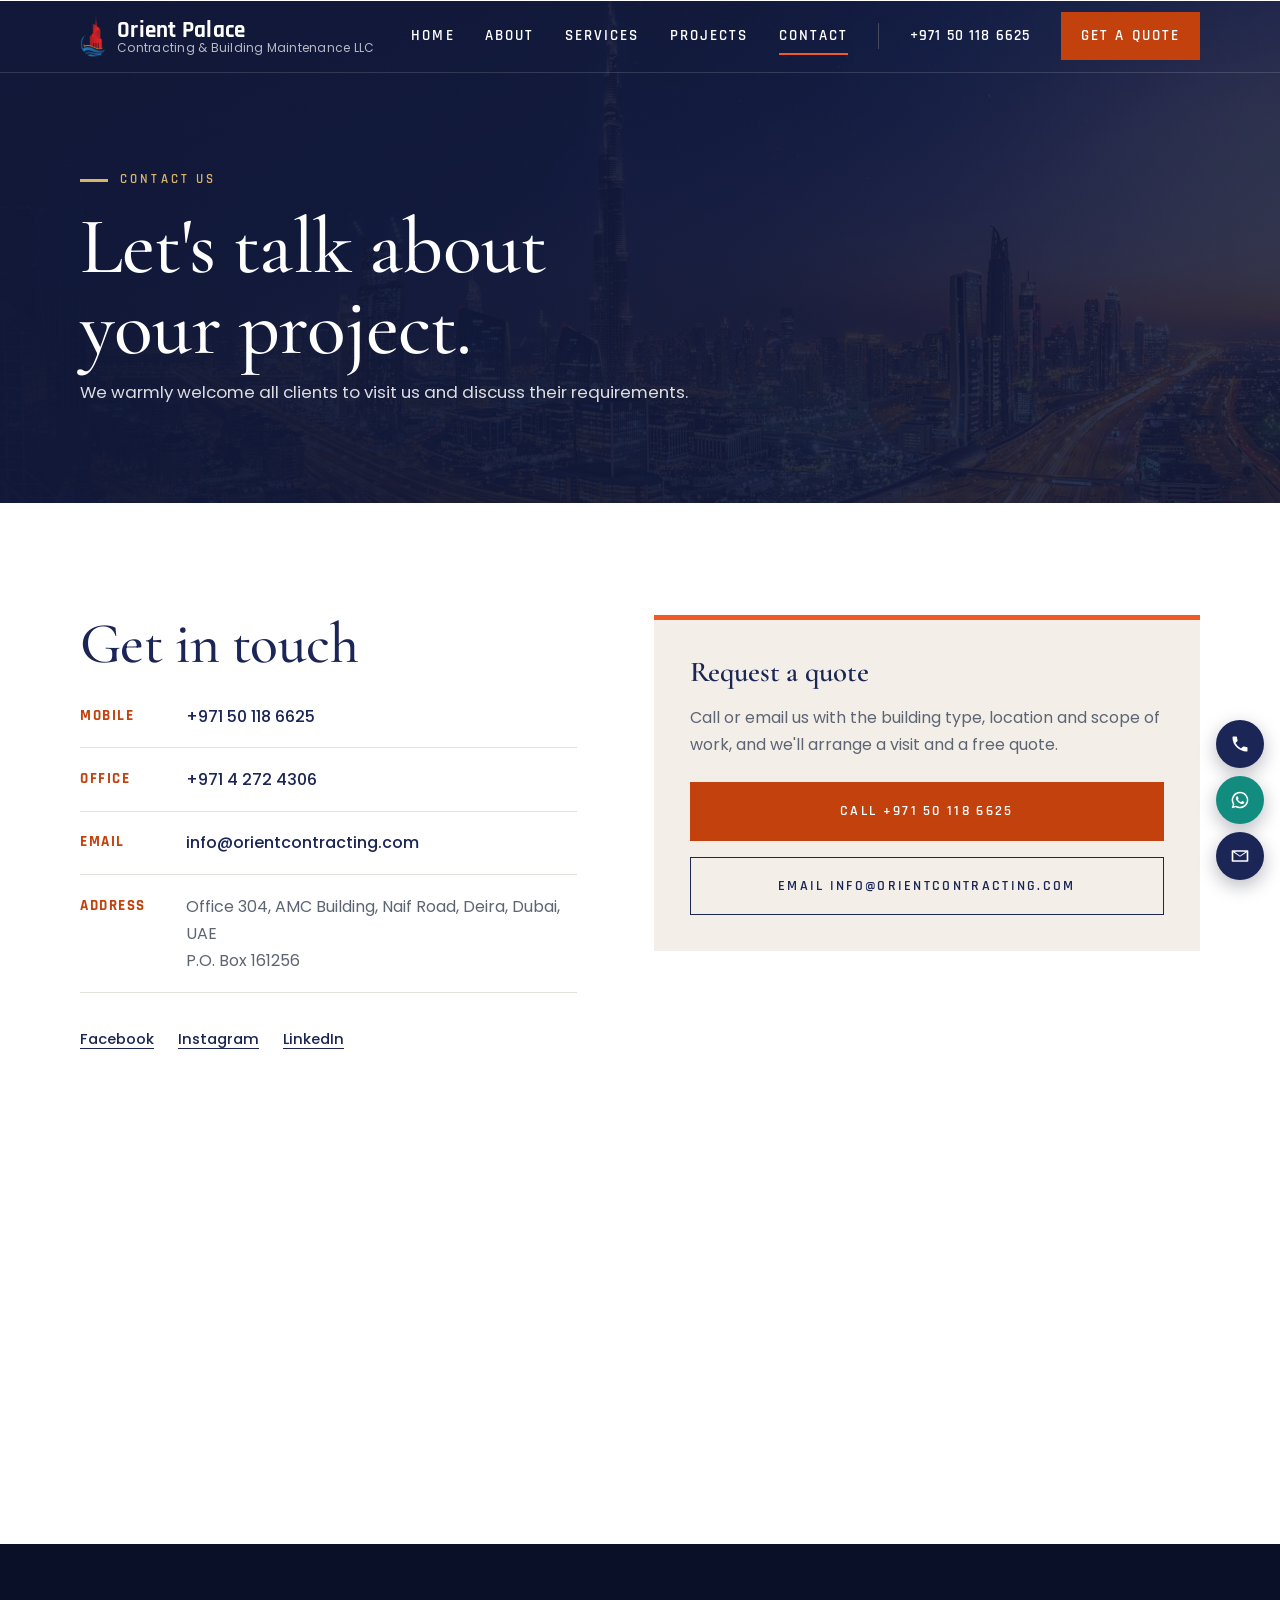
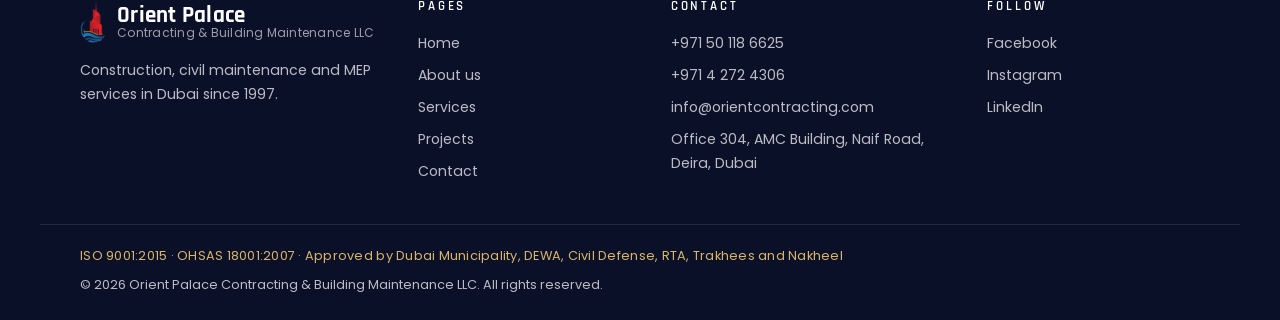
<file: public/contact.html>
<!DOCTYPE html>
<html lang="en">
<head>
<meta charset="UTF-8">
<meta name="viewport" content="width=device-width, initial-scale=1">
<title>Contact | Orient Palace Contracting</title>
<meta name="description" content="Contact Orient Palace Contracting in Deira, Dubai. Request a quote for construction, maintenance and MEP works.">
<meta name="theme-color" content="#ffffff">
<link rel="canonical" href="https://orientcontracting.com/contact">
<meta property="og:type" content="website">
<meta property="og:site_name" content="Orient Palace Contracting">
<meta property="og:title" content="Contact | Orient Palace Contracting">
<meta property="og:description" content="Contact Orient Palace Contracting in Deira, Dubai. Request a quote for construction, maintenance and MEP works.">
<meta property="og:url" content="https://orientcontracting.com/contact">
<meta property="og:image" content="https://orientcontracting.com/assets/img/hero.jpg">
<meta name="twitter:card" content="summary_large_image">
<script type="application/ld+json">{"@context": "https://schema.org", "@type": "GeneralContractor", "name": "Orient Palace Contracting & Building Maintenance LLC", "url": "https://orientcontracting.com/", "logo": "https://orientcontracting.com/assets/img/logo.png", "image": "https://orientcontracting.com/assets/img/hero.jpg", "foundingDate": "1997", "telephone": "+971501186625", "email": "info@orientcontracting.com", "address": {"@type": "PostalAddress", "streetAddress": "Office 304, AMC Building, Naif Road, Deira", "addressLocality": "Dubai", "addressCountry": "AE"}, "areaServed": "United Arab Emirates", "sameAs": ["https://www.facebook.com/orientcontracting", "https://www.instagram.com/orient_1997", "https://www.linkedin.com/company/orientcontracting"]}</script>
<link rel="icon" type="image/png" href="./assets/img/logo.png">
<link rel="preconnect" href="https://fonts.googleapis.com">
<link rel="preconnect" href="https://fonts.gstatic.com" crossorigin>
<link href="https://fonts.googleapis.com/css2?family=Cormorant+Garamond:wght@500;600&family=Rajdhani:wght@500;600;700&family=Poppins:wght@400;500;600&display=swap" rel="stylesheet">
<link rel="stylesheet" href="./styles.css">
</head>
<body class="page-contact">
<a class="skip" href="#main">Skip to content</a>
<header class="site-header">
  <div class="wrap header-inner">
    <a href="./" class="brand" aria-label="Orient Palace home">
      <img src="./assets/img/logo.png" alt="" width="26" height="44">
      <span class="brand-text"><strong>Orient Palace</strong><small>Contracting &amp; Building Maintenance LLC</small></span>
    </a>
    <nav class="nav" id="siteNav" aria-label="Primary">
      <a href="./">Home</a>
      <a href="./about">About</a>
      <a href="./services">Services</a>
      <a href="./projects">Projects</a>
      <a href="./contact" aria-current="page">Contact</a>
      <a href="tel:+971501186625" class="nav-phone">+971 50 118 6625</a>
      <a href="./contact#quote" class="btn btn-sm nav-cta">Get a quote</a>
    </nav>
    <button class="menu-toggle" aria-label="Open menu" aria-controls="siteNav" aria-expanded="false"><span></span><span></span><span></span></button>
  </div>
</header>
<main id="main">
  <section class="page-banner">
    <img src="./assets/img/hero.jpg" alt="" class="page-banner-bg" width="1920" height="1080">
    <div class="wrap page-banner-inner">
      <p class="eyebrow light">Contact us</p>
      <h1>Let's talk about your project.</h1>
      <p class="page-banner-sub">We warmly welcome all clients to visit us and discuss their requirements.</p>
    </div>
  </section>

  <section class="section contact">
    <div class="wrap contact-grid">
      <div class="contact-info">
        <h2>Get in touch</h2>
        <ul class="contact-list">
          <li><span>Mobile</span><a href="tel:+971501186625">+971 50 118 6625</a></li>
          <li><span>Office</span><a href="tel:+97142724306">+971 4 272 4306</a></li>
          <li><span>Email</span><a href="mailto:info@orientcontracting.com">info@orientcontracting.com</a></li>
          <li><span>Address</span><address>Office 304, AMC Building, Naif Road, Deira, Dubai, UAE<br>P.O. Box 161256</address></li>
        </ul>
        <ul class="socials">
          <li><a href="https://www.facebook.com/orientcontracting" target="_blank" rel="noopener noreferrer">Facebook</a></li>
          <li><a href="https://www.instagram.com/orient_1997" target="_blank" rel="noopener noreferrer">Instagram</a></li>
          <li><a href="https://www.linkedin.com/company/orientcontracting" target="_blank" rel="noopener noreferrer">LinkedIn</a></li>
        </ul>
      </div>
      <div class="quote-card" id="quote">
        <h3>Request a quote</h3>
        <p>Call or email us with the building type, location and scope of work, and we'll arrange a visit and a free quote.</p>
        <a href="tel:+971501186625" class="btn btn-block">Call +971 50 118 6625</a>
        <a href="mailto:info@orientcontracting.com?subject=Quote%20request" class="btn btn-outline btn-block">Email info@orientcontracting.com</a>
      </div>
    </div>
  </section>
  <section class="map">
    <iframe title="Map to Orient Palace office, AMC Building, Naif Road, Deira" src="https://www.google.com/maps?q=AMC+Building,+Naif+Road,+Deira,+Dubai&amp;output=embed" loading="lazy" referrerpolicy="no-referrer-when-downgrade"></iframe>
  </section>
</main>
<footer class="site-footer">
  <div class="wrap footer-grid">
    <div class="footer-brand">
      <a href="./" class="brand">
        <img src="./assets/img/logo.png" alt="" width="26" height="44">
        <span class="brand-text"><strong>Orient Palace</strong><small>Contracting &amp; Building Maintenance LLC</small></span>
      </a>
      <p>Construction, civil maintenance and MEP services in Dubai since 1997.</p>
    </div>
    <div>
      <h3>Pages</h3>
      <ul>
        <li><a href="./">Home</a></li>
        <li><a href="./about">About us</a></li>
        <li><a href="./services">Services</a></li>
        <li><a href="./projects">Projects</a></li>
        <li><a href="./contact">Contact</a></li>
      </ul>
    </div>
    <div>
      <h3>Contact</h3>
      <ul>
        <li><a href="tel:+971501186625">+971 50 118 6625</a></li>
        <li><a href="tel:+97142724306">+971 4 272 4306</a></li>
        <li><a href="mailto:info@orientcontracting.com">info@orientcontracting.com</a></li>
        <li>Office 304, AMC Building, Naif Road, Deira, Dubai</li>
      </ul>
    </div>
    <div>
      <h3>Follow</h3>
      <ul>
        <li><a href="https://www.facebook.com/orientcontracting" target="_blank" rel="noopener noreferrer">Facebook</a></li>
        <li><a href="https://www.instagram.com/orient_1997" target="_blank" rel="noopener noreferrer">Instagram</a></li>
        <li><a href="https://www.linkedin.com/company/orientcontracting" target="_blank" rel="noopener noreferrer">LinkedIn</a></li>
      </ul>
    </div>
  </div>
  <div class="wrap footer-bottom">
    <p class="footer-cred">ISO 9001:2015 &middot; OHSAS 18001:2007 &middot; Approved by Dubai Municipality, DEWA, Civil Defense, RTA, Trakhees and Nakheel</p>
    <p>&copy; <span data-year></span> Orient Palace Contracting &amp; Building Maintenance LLC. All rights reserved.</p>
  </div>
</footer>
<nav class="dock" aria-label="Quick contact">
  <a href="tel:+971501186625" class="dock-btn" aria-label="Call +971 50 118 6625"><svg viewBox="0 0 24 24" aria-hidden="true"><path d="M6.6 10.8a15.1 15.1 0 0 0 6.6 6.6l2.2-2.2a1 1 0 0 1 1-.25 11.4 11.4 0 0 0 3.6.57 1 1 0 0 1 1 1V20a1 1 0 0 1-1 1A17 17 0 0 1 3 4a1 1 0 0 1 1-1h3.5a1 1 0 0 1 1 1c0 1.25.2 2.45.57 3.57a1 1 0 0 1-.25 1z"/></svg><span>Call</span></a>
  <a href="https://wa.me/971501186625" class="dock-btn dock-wa" target="_blank" rel="noopener noreferrer" aria-label="Message us on WhatsApp"><svg viewBox="0 0 24 24" aria-hidden="true"><path d="M12 2a10 10 0 0 0-8.6 15.1L2 22l5-1.3A10 10 0 1 0 12 2zm0 18.2a8.2 8.2 0 0 1-4.2-1.2l-.3-.2-3 .8.8-2.9-.2-.3A8.2 8.2 0 1 1 12 20.2zm4.5-6.1c-.25-.12-1.47-.72-1.7-.8s-.39-.12-.56.12-.64.8-.79.97-.29.19-.54.06a6.7 6.7 0 0 1-3.3-2.9c-.25-.43.25-.4.71-1.33a.45.45 0 0 0-.02-.42c-.06-.12-.56-1.34-.76-1.84s-.4-.42-.56-.43h-.48a.92.92 0 0 0-.66.31 2.8 2.8 0 0 0-.87 2.07 4.85 4.85 0 0 0 1 2.58 11.1 11.1 0 0 0 4.27 3.77c1.58.68 2.2.74 3 .62a2.55 2.55 0 0 0 1.67-1.18 2.07 2.07 0 0 0 .15-1.18c-.06-.11-.23-.17-.48-.29z"/></svg><span>WhatsApp</span></a>
  <a href="mailto:info@orientcontracting.com?subject=Quote%20request" class="dock-btn" aria-label="Email info@orientcontracting.com"><svg viewBox="0 0 24 24" aria-hidden="true"><path d="M3 5h18a1 1 0 0 1 1 1v12a1 1 0 0 1-1 1H3a1 1 0 0 1-1-1V6a1 1 0 0 1 1-1zm1 2.4V17h16V7.4l-8 5.6zM5.4 7 12 11.6 18.6 7z"/></svg><span>Email</span></a>
</nav>
<script src="./script.js"></script>
</body>
</html>
</file>
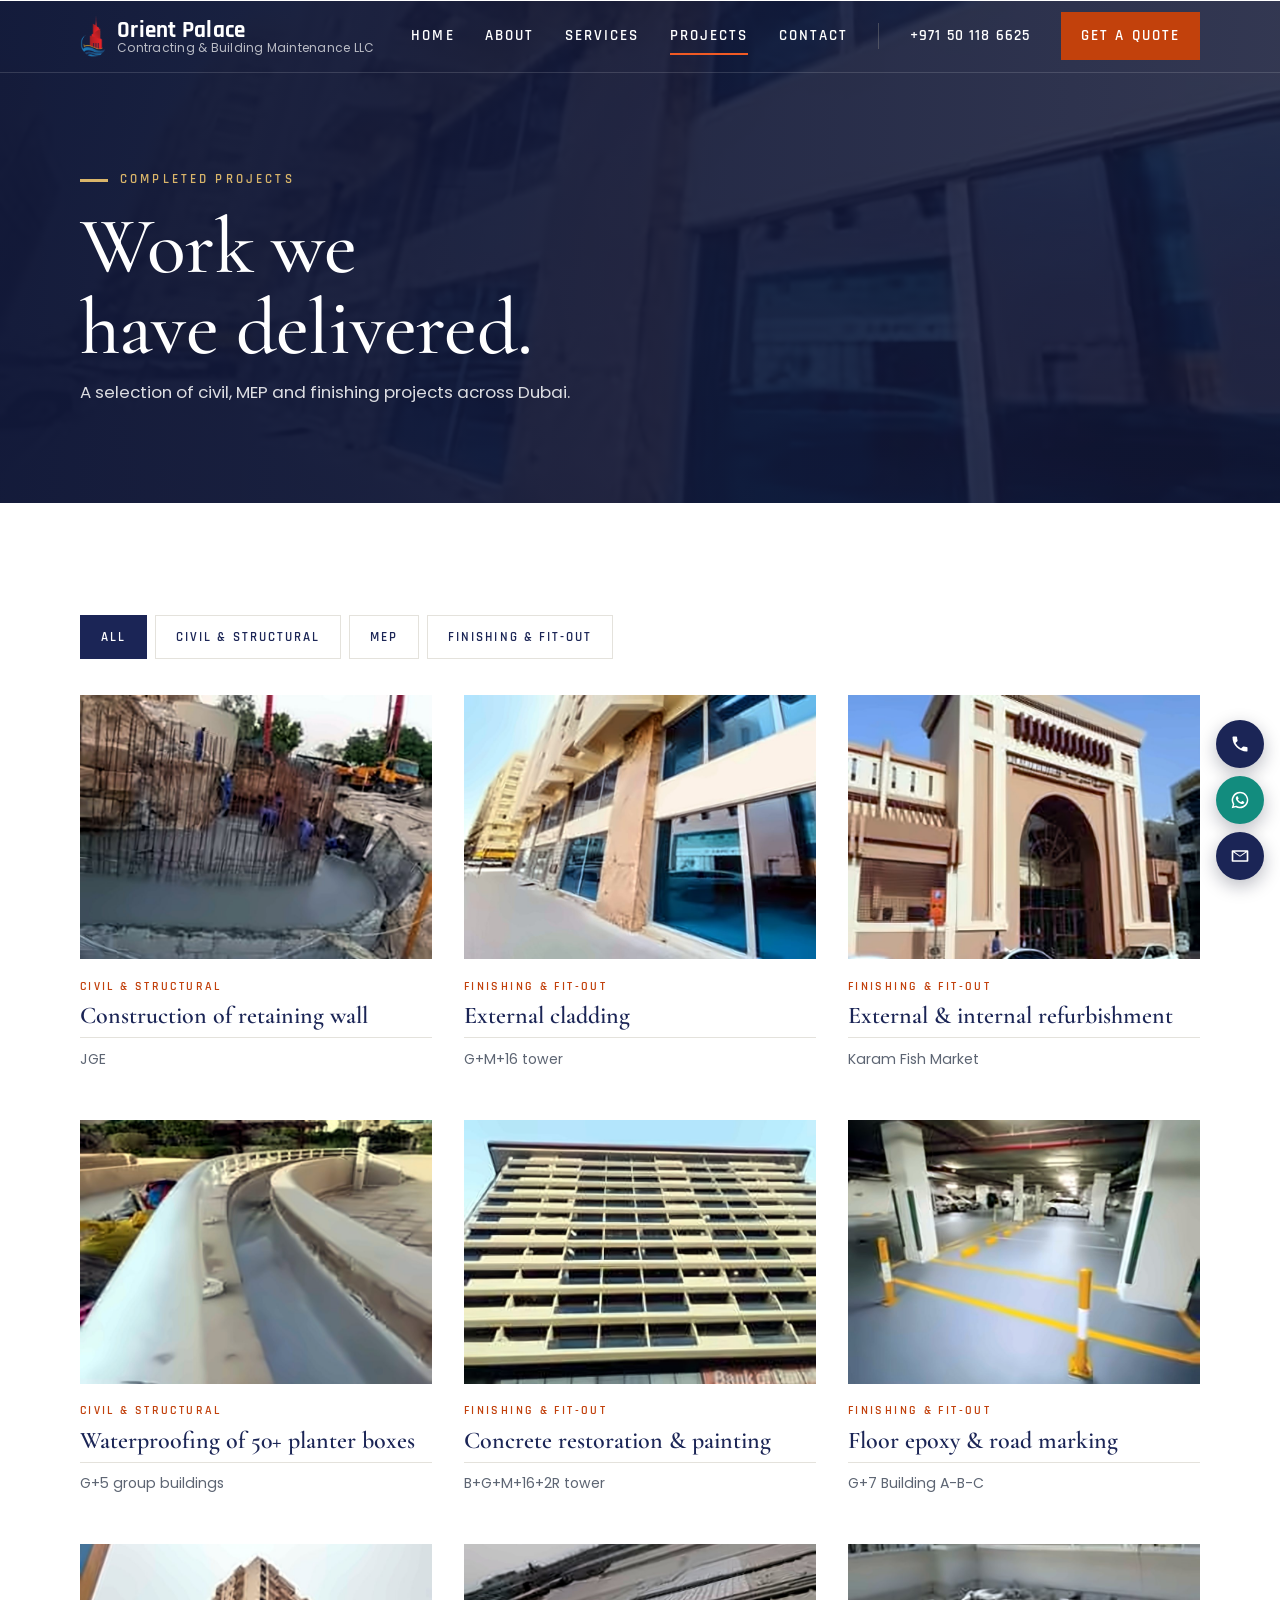
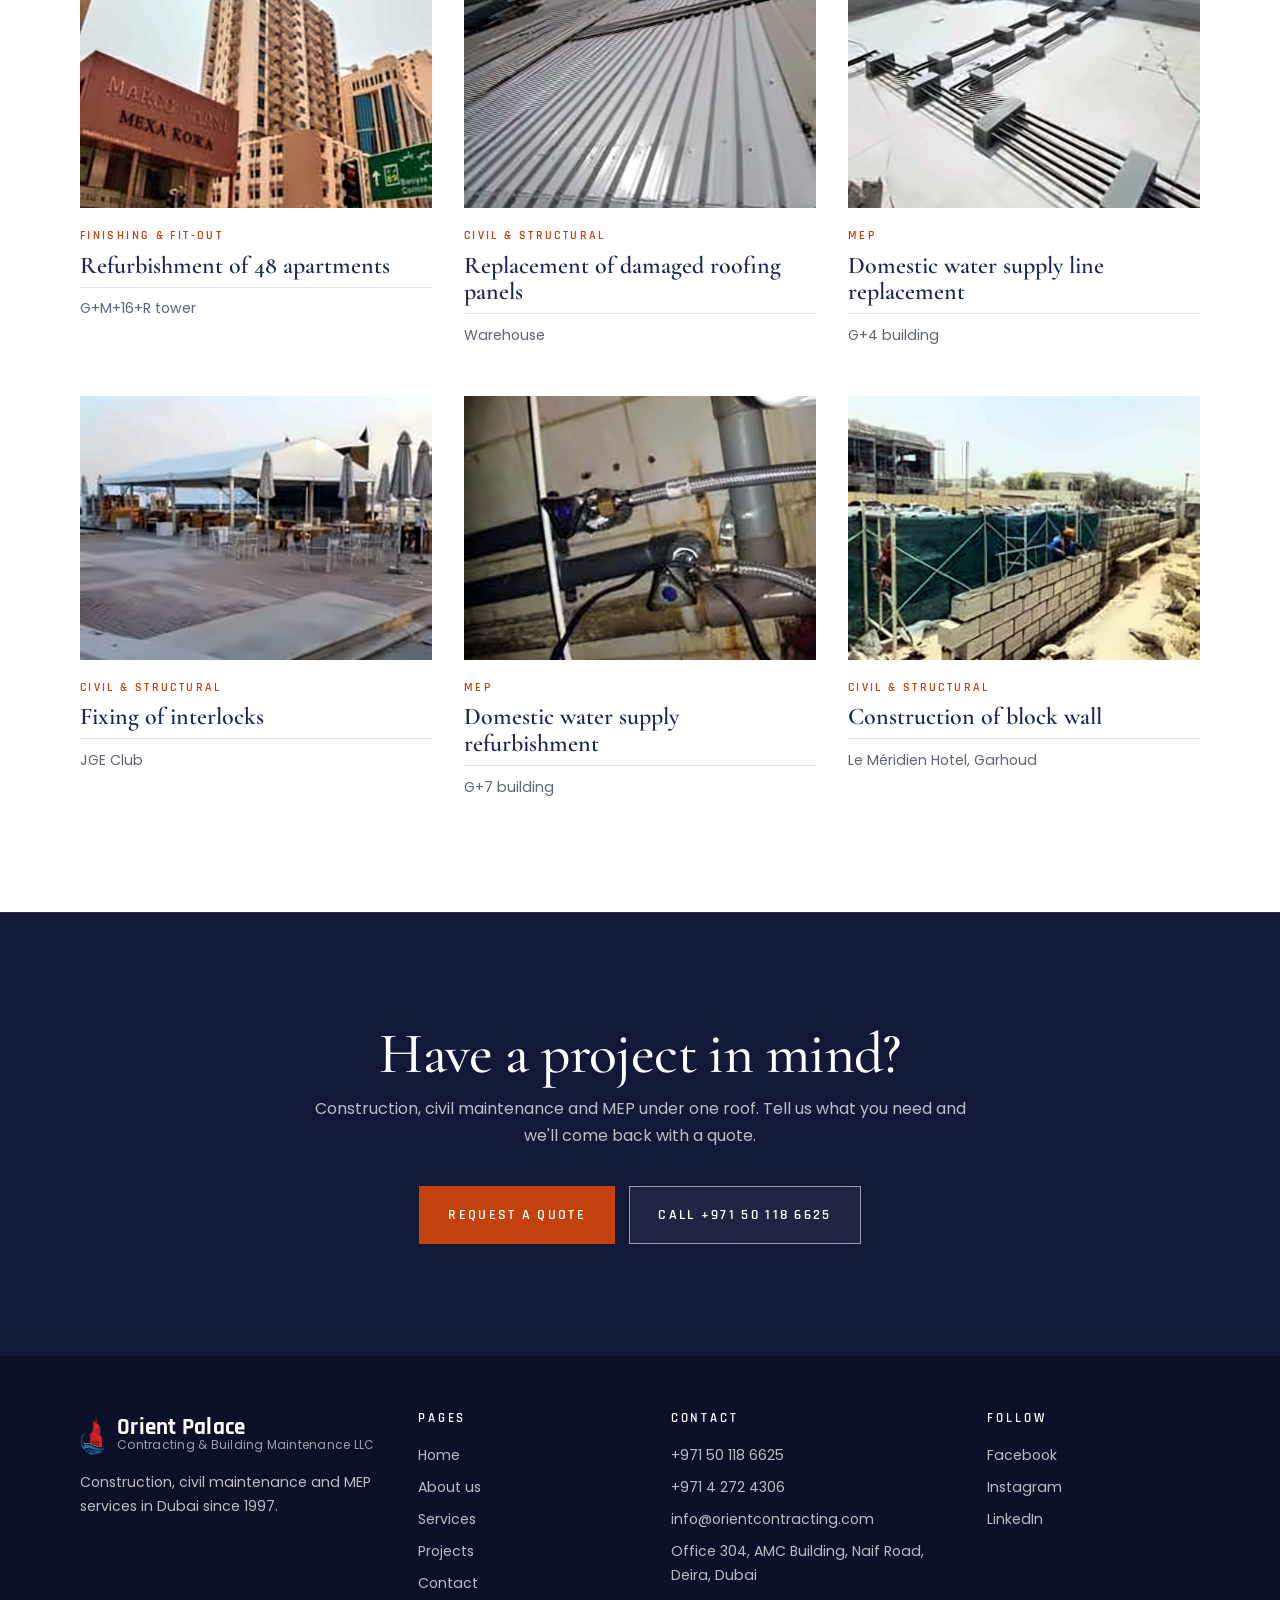
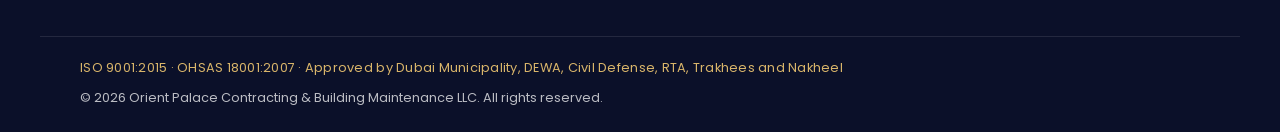
<file: public/projects.html>
<!DOCTYPE html>
<html lang="en">
<head>
<meta charset="UTF-8">
<meta name="viewport" content="width=device-width, initial-scale=1">
<title>Projects | Orient Palace Contracting</title>
<meta name="description" content="Completed civil, MEP and finishing projects across Dubai.">
<meta name="theme-color" content="#ffffff">
<link rel="canonical" href="https://orientcontracting.com/projects">
<meta property="og:type" content="website">
<meta property="og:site_name" content="Orient Palace Contracting">
<meta property="og:title" content="Projects | Orient Palace Contracting">
<meta property="og:description" content="Completed civil, MEP and finishing projects across Dubai.">
<meta property="og:url" content="https://orientcontracting.com/projects">
<meta property="og:image" content="https://orientcontracting.com/assets/img/hero.jpg">
<meta name="twitter:card" content="summary_large_image">
<link rel="icon" type="image/png" href="./assets/img/logo.png">
<link rel="preconnect" href="https://fonts.googleapis.com">
<link rel="preconnect" href="https://fonts.gstatic.com" crossorigin>
<link href="https://fonts.googleapis.com/css2?family=Cormorant+Garamond:wght@500;600&family=Rajdhani:wght@500;600;700&family=Poppins:wght@400;500;600&display=swap" rel="stylesheet">
<link rel="stylesheet" href="./styles.css">
</head>
<body class="page-projects">
<a class="skip" href="#main">Skip to content</a>
<header class="site-header">
  <div class="wrap header-inner">
    <a href="./" class="brand" aria-label="Orient Palace home">
      <img src="./assets/img/logo.png" alt="" width="26" height="44">
      <span class="brand-text"><strong>Orient Palace</strong><small>Contracting &amp; Building Maintenance LLC</small></span>
    </a>
    <nav class="nav" id="siteNav" aria-label="Primary">
      <a href="./">Home</a>
      <a href="./about">About</a>
      <a href="./services">Services</a>
      <a href="./projects" aria-current="page">Projects</a>
      <a href="./contact">Contact</a>
      <a href="tel:+971501186625" class="nav-phone">+971 50 118 6625</a>
      <a href="./contact#quote" class="btn btn-sm nav-cta">Get a quote</a>
    </nav>
    <button class="menu-toggle" aria-label="Open menu" aria-controls="siteNav" aria-expanded="false"><span></span><span></span><span></span></button>
  </div>
</header>
<main id="main">
  <section class="page-banner">
    <img src="./assets/img/prj-cladding.jpg" alt="" class="page-banner-bg" width="1140" height="736">
    <div class="wrap page-banner-inner">
      <p class="eyebrow light">Completed projects</p>
      <h1>Work we have delivered.</h1>
      <p class="page-banner-sub">A selection of civil, MEP and finishing projects across Dubai.</p>
    </div>
  </section>

  <section class="section">
    <div class="wrap">
      <h2 class="sr-only">Completed projects</h2>
      <div class="filters" role="group" aria-label="Filter projects">
        <button class="chip is-active" data-filter="all" aria-pressed="true">All</button>
        <button class="chip" data-filter="civil" aria-pressed="false">Civil &amp; structural</button>
        <button class="chip" data-filter="mep" aria-pressed="false">MEP</button>
        <button class="chip" data-filter="finishing" aria-pressed="false">Finishing &amp; fit-out</button>
      </div>
      <div class="project-grid" id="projectGrid"></div>
    </div>
  </section>
</main>
  <section class="cta-band">
    <div class="wrap cta-inner">
      <div>
        <h2>Have a project in mind?</h2>
        <p>Construction, civil maintenance and MEP under one roof. Tell us what you need and we'll come back with a quote.</p>
      </div>
      <div class="cta-actions">
        <a href="./contact#quote" class="btn">Request a quote</a>
        <a href="tel:+971501186625" class="btn btn-ghost">Call +971 50 118 6625</a>
      </div>
    </div>
  </section>
<footer class="site-footer">
  <div class="wrap footer-grid">
    <div class="footer-brand">
      <a href="./" class="brand">
        <img src="./assets/img/logo.png" alt="" width="26" height="44">
        <span class="brand-text"><strong>Orient Palace</strong><small>Contracting &amp; Building Maintenance LLC</small></span>
      </a>
      <p>Construction, civil maintenance and MEP services in Dubai since 1997.</p>
    </div>
    <div>
      <h3>Pages</h3>
      <ul>
        <li><a href="./">Home</a></li>
        <li><a href="./about">About us</a></li>
        <li><a href="./services">Services</a></li>
        <li><a href="./projects">Projects</a></li>
        <li><a href="./contact">Contact</a></li>
      </ul>
    </div>
    <div>
      <h3>Contact</h3>
      <ul>
        <li><a href="tel:+971501186625">+971 50 118 6625</a></li>
        <li><a href="tel:+97142724306">+971 4 272 4306</a></li>
        <li><a href="mailto:info@orientcontracting.com">info@orientcontracting.com</a></li>
        <li>Office 304, AMC Building, Naif Road, Deira, Dubai</li>
      </ul>
    </div>
    <div>
      <h3>Follow</h3>
      <ul>
        <li><a href="https://www.facebook.com/orientcontracting" target="_blank" rel="noopener noreferrer">Facebook</a></li>
        <li><a href="https://www.instagram.com/orient_1997" target="_blank" rel="noopener noreferrer">Instagram</a></li>
        <li><a href="https://www.linkedin.com/company/orientcontracting" target="_blank" rel="noopener noreferrer">LinkedIn</a></li>
      </ul>
    </div>
  </div>
  <div class="wrap footer-bottom">
    <p class="footer-cred">ISO 9001:2015 &middot; OHSAS 18001:2007 &middot; Approved by Dubai Municipality, DEWA, Civil Defense, RTA, Trakhees and Nakheel</p>
    <p>&copy; <span data-year></span> Orient Palace Contracting &amp; Building Maintenance LLC. All rights reserved.</p>
  </div>
</footer>

<dialog class="lightbox" id="lightbox">
  <button class="dialog-close" aria-label="Close" data-close>&times;</button>
  <figure><img id="lbImg" alt=""><figcaption id="lbCap"></figcaption></figure>
</dialog>
<nav class="dock" aria-label="Quick contact">
  <a href="tel:+971501186625" class="dock-btn" aria-label="Call +971 50 118 6625"><svg viewBox="0 0 24 24" aria-hidden="true"><path d="M6.6 10.8a15.1 15.1 0 0 0 6.6 6.6l2.2-2.2a1 1 0 0 1 1-.25 11.4 11.4 0 0 0 3.6.57 1 1 0 0 1 1 1V20a1 1 0 0 1-1 1A17 17 0 0 1 3 4a1 1 0 0 1 1-1h3.5a1 1 0 0 1 1 1c0 1.25.2 2.45.57 3.57a1 1 0 0 1-.25 1z"/></svg><span>Call</span></a>
  <a href="https://wa.me/971501186625" class="dock-btn dock-wa" target="_blank" rel="noopener noreferrer" aria-label="Message us on WhatsApp"><svg viewBox="0 0 24 24" aria-hidden="true"><path d="M12 2a10 10 0 0 0-8.6 15.1L2 22l5-1.3A10 10 0 1 0 12 2zm0 18.2a8.2 8.2 0 0 1-4.2-1.2l-.3-.2-3 .8.8-2.9-.2-.3A8.2 8.2 0 1 1 12 20.2zm4.5-6.1c-.25-.12-1.47-.72-1.7-.8s-.39-.12-.56.12-.64.8-.79.97-.29.19-.54.06a6.7 6.7 0 0 1-3.3-2.9c-.25-.43.25-.4.71-1.33a.45.45 0 0 0-.02-.42c-.06-.12-.56-1.34-.76-1.84s-.4-.42-.56-.43h-.48a.92.92 0 0 0-.66.31 2.8 2.8 0 0 0-.87 2.07 4.85 4.85 0 0 0 1 2.58 11.1 11.1 0 0 0 4.27 3.77c1.58.68 2.2.74 3 .62a2.55 2.55 0 0 0 1.67-1.18 2.07 2.07 0 0 0 .15-1.18c-.06-.11-.23-.17-.48-.29z"/></svg><span>WhatsApp</span></a>
  <a href="mailto:info@orientcontracting.com?subject=Quote%20request" class="dock-btn" aria-label="Email info@orientcontracting.com"><svg viewBox="0 0 24 24" aria-hidden="true"><path d="M3 5h18a1 1 0 0 1 1 1v12a1 1 0 0 1-1 1H3a1 1 0 0 1-1-1V6a1 1 0 0 1 1-1zm1 2.4V17h16V7.4l-8 5.6zM5.4 7 12 11.6 18.6 7z"/></svg><span>Email</span></a>
</nav>
<script src="./script.js"></script>
</body>
</html>
</file>
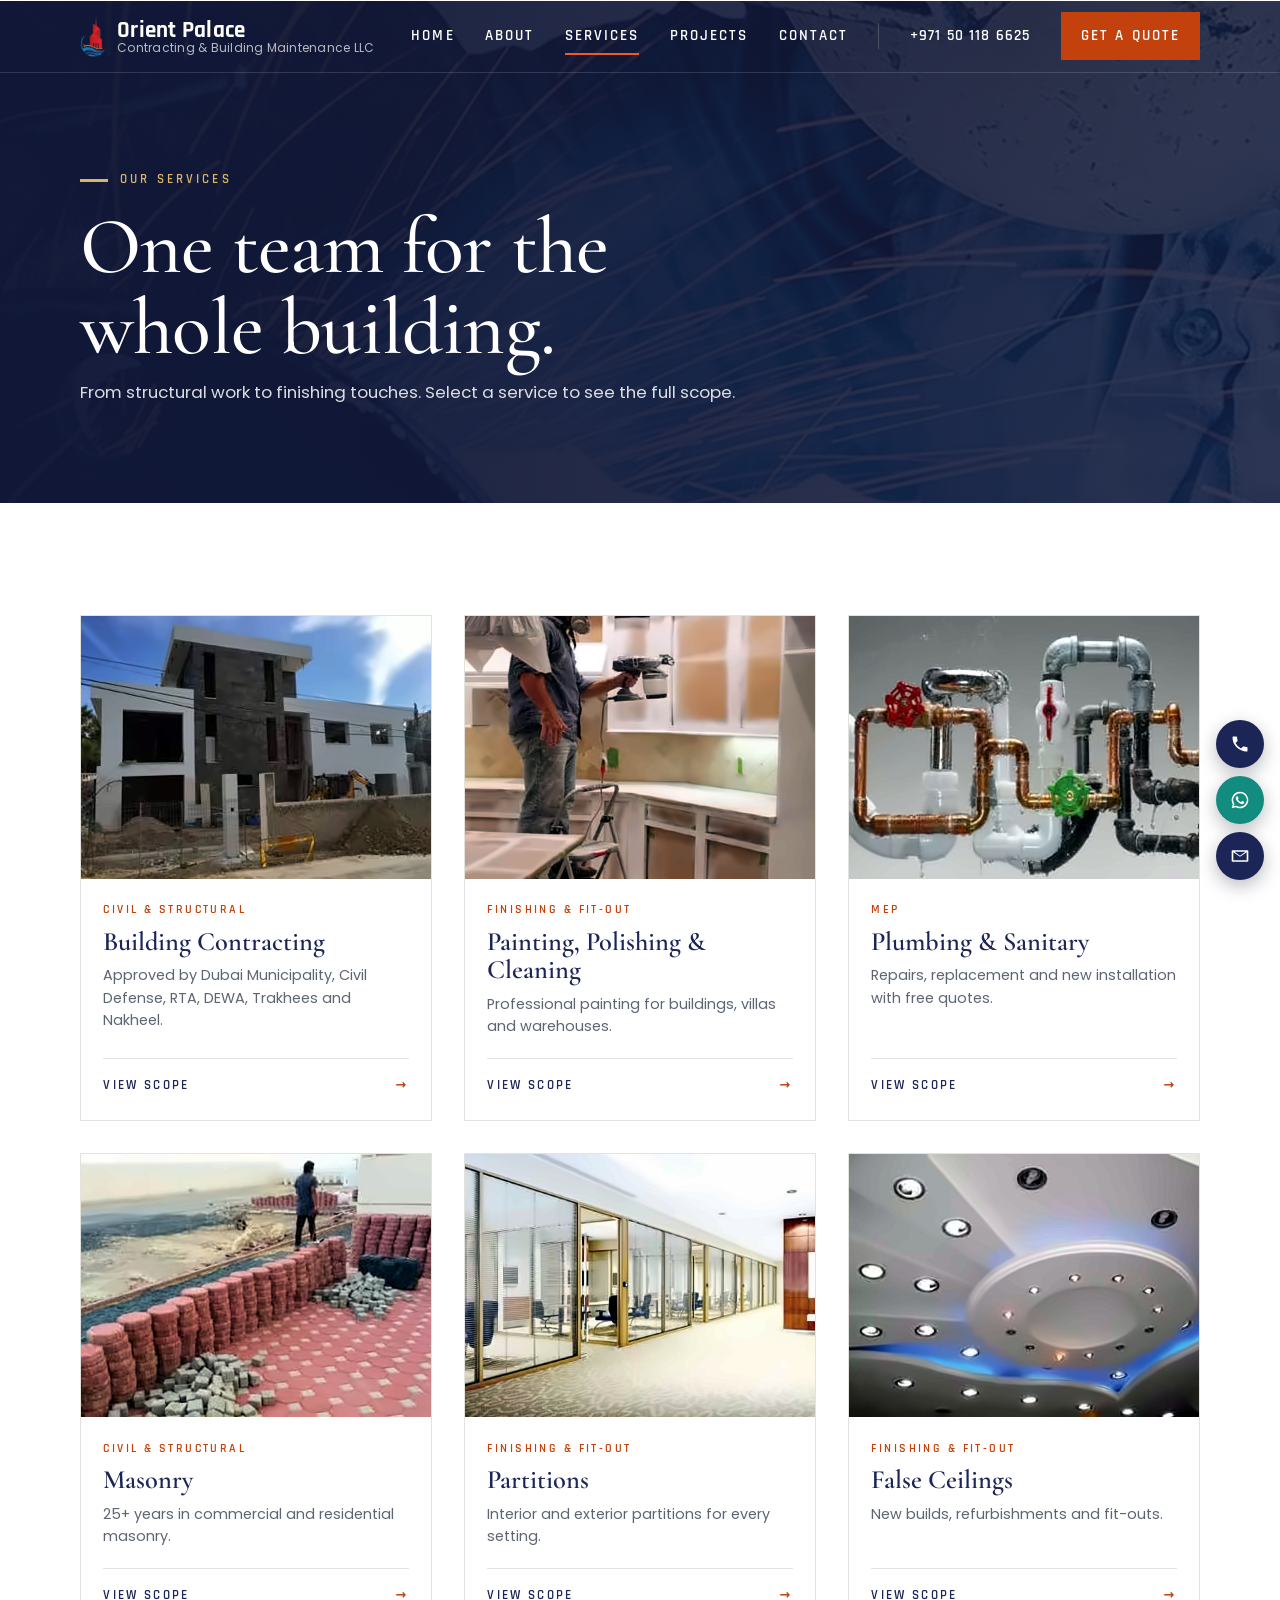
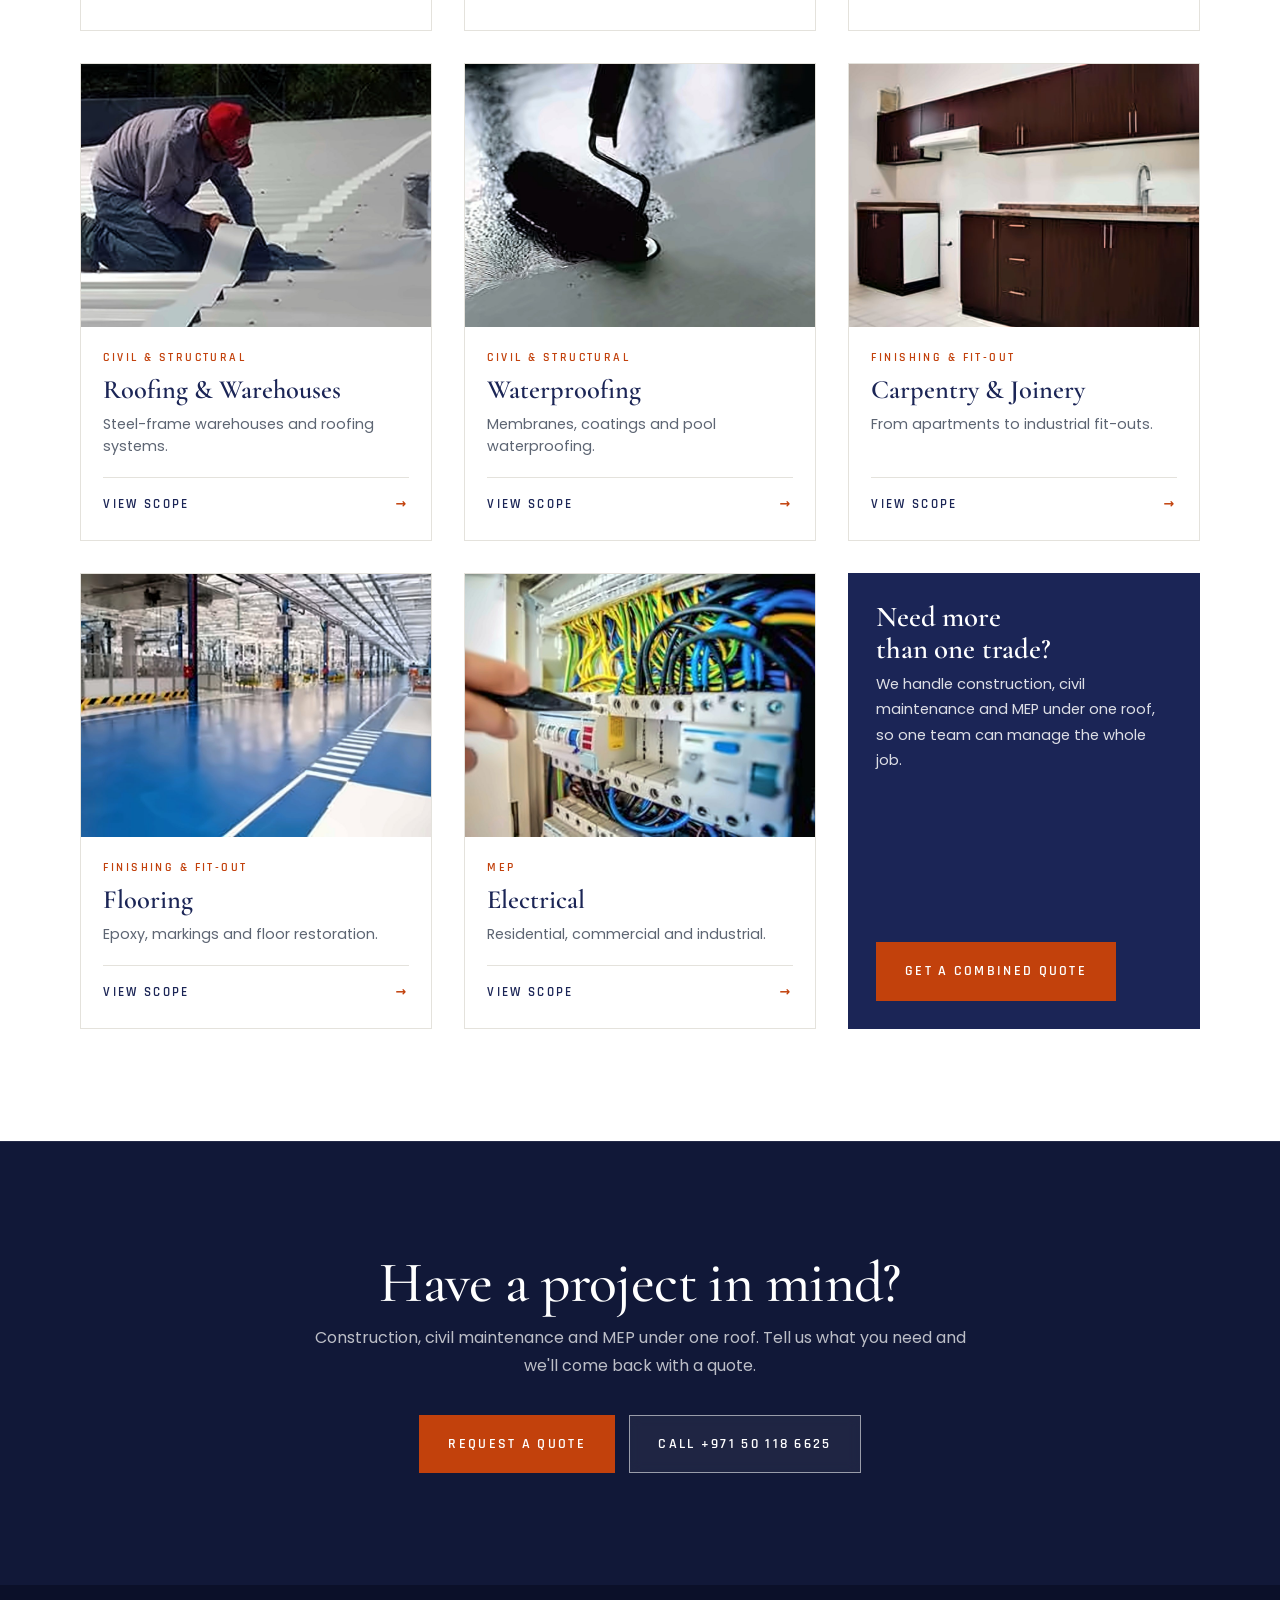
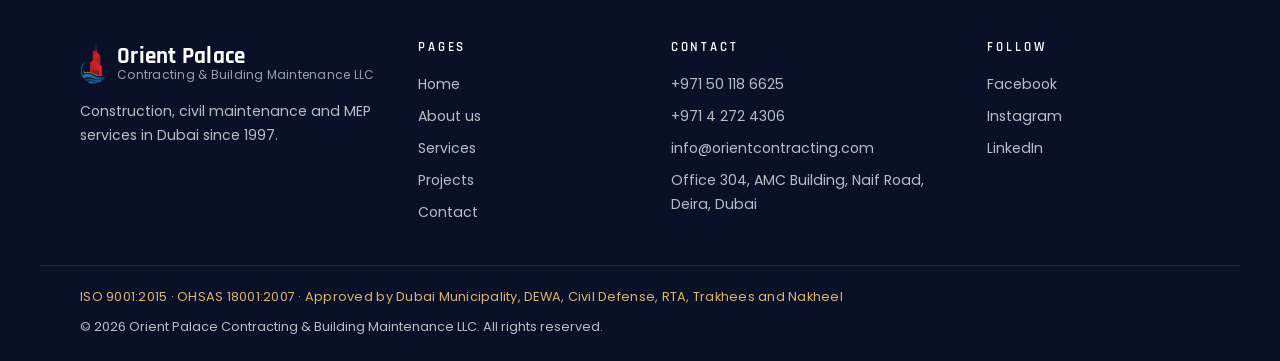
<file: public/services.html>
<!DOCTYPE html>
<html lang="en">
<head>
<meta charset="UTF-8">
<meta name="viewport" content="width=device-width, initial-scale=1">
<title>Services | Orient Palace Contracting</title>
<meta name="description" content="Building contracting, painting, plumbing, masonry, partitions, ceilings, roofing, waterproofing, carpentry, flooring and electrical works in Dubai.">
<meta name="theme-color" content="#ffffff">
<link rel="canonical" href="https://orientcontracting.com/services">
<meta property="og:type" content="website">
<meta property="og:site_name" content="Orient Palace Contracting">
<meta property="og:title" content="Services | Orient Palace Contracting">
<meta property="og:description" content="Building contracting, painting, plumbing, masonry, partitions, ceilings, roofing, waterproofing, carpentry, flooring and electrical works in Dubai.">
<meta property="og:url" content="https://orientcontracting.com/services">
<meta property="og:image" content="https://orientcontracting.com/assets/img/hero.jpg">
<meta name="twitter:card" content="summary_large_image">
<link rel="icon" type="image/png" href="./assets/img/logo.png">
<link rel="preconnect" href="https://fonts.googleapis.com">
<link rel="preconnect" href="https://fonts.gstatic.com" crossorigin>
<link href="https://fonts.googleapis.com/css2?family=Cormorant+Garamond:wght@500;600&family=Rajdhani:wght@500;600;700&family=Poppins:wght@400;500;600&display=swap" rel="stylesheet">
<link rel="stylesheet" href="./styles.css">
</head>
<body class="page-services">
<a class="skip" href="#main">Skip to content</a>
<header class="site-header">
  <div class="wrap header-inner">
    <a href="./" class="brand" aria-label="Orient Palace home">
      <img src="./assets/img/logo.png" alt="" width="26" height="44">
      <span class="brand-text"><strong>Orient Palace</strong><small>Contracting &amp; Building Maintenance LLC</small></span>
    </a>
    <nav class="nav" id="siteNav" aria-label="Primary">
      <a href="./">Home</a>
      <a href="./about">About</a>
      <a href="./services" aria-current="page">Services</a>
      <a href="./projects">Projects</a>
      <a href="./contact">Contact</a>
      <a href="tel:+971501186625" class="nav-phone">+971 50 118 6625</a>
      <a href="./contact#quote" class="btn btn-sm nav-cta">Get a quote</a>
    </nav>
    <button class="menu-toggle" aria-label="Open menu" aria-controls="siteNav" aria-expanded="false"><span></span><span></span><span></span></button>
  </div>
</header>
<main id="main">
  <section class="page-banner">
    <img src="./assets/img/adv-welding.jpg" alt="" class="page-banner-bg" width="1600" height="1067">
    <div class="wrap page-banner-inner">
      <p class="eyebrow light">Our services</p>
      <h1>One team for the whole building.</h1>
      <p class="page-banner-sub">From structural work to finishing touches. Select a service to see the full scope.</p>
    </div>
  </section>

  <section class="section">
    <div class="wrap">
      <h2 class="sr-only">Our services</h2>
      <div class="service-grid" id="serviceGrid"></div>
    </div>
  </section>
</main>
  <section class="cta-band">
    <div class="wrap cta-inner">
      <div>
        <h2>Have a project in mind?</h2>
        <p>Construction, civil maintenance and MEP under one roof. Tell us what you need and we'll come back with a quote.</p>
      </div>
      <div class="cta-actions">
        <a href="./contact#quote" class="btn">Request a quote</a>
        <a href="tel:+971501186625" class="btn btn-ghost">Call +971 50 118 6625</a>
      </div>
    </div>
  </section>
<footer class="site-footer">
  <div class="wrap footer-grid">
    <div class="footer-brand">
      <a href="./" class="brand">
        <img src="./assets/img/logo.png" alt="" width="26" height="44">
        <span class="brand-text"><strong>Orient Palace</strong><small>Contracting &amp; Building Maintenance LLC</small></span>
      </a>
      <p>Construction, civil maintenance and MEP services in Dubai since 1997.</p>
    </div>
    <div>
      <h3>Pages</h3>
      <ul>
        <li><a href="./">Home</a></li>
        <li><a href="./about">About us</a></li>
        <li><a href="./services">Services</a></li>
        <li><a href="./projects">Projects</a></li>
        <li><a href="./contact">Contact</a></li>
      </ul>
    </div>
    <div>
      <h3>Contact</h3>
      <ul>
        <li><a href="tel:+971501186625">+971 50 118 6625</a></li>
        <li><a href="tel:+97142724306">+971 4 272 4306</a></li>
        <li><a href="mailto:info@orientcontracting.com">info@orientcontracting.com</a></li>
        <li>Office 304, AMC Building, Naif Road, Deira, Dubai</li>
      </ul>
    </div>
    <div>
      <h3>Follow</h3>
      <ul>
        <li><a href="https://www.facebook.com/orientcontracting" target="_blank" rel="noopener noreferrer">Facebook</a></li>
        <li><a href="https://www.instagram.com/orient_1997" target="_blank" rel="noopener noreferrer">Instagram</a></li>
        <li><a href="https://www.linkedin.com/company/orientcontracting" target="_blank" rel="noopener noreferrer">LinkedIn</a></li>
      </ul>
    </div>
  </div>
  <div class="wrap footer-bottom">
    <p class="footer-cred">ISO 9001:2015 &middot; OHSAS 18001:2007 &middot; Approved by Dubai Municipality, DEWA, Civil Defense, RTA, Trakhees and Nakheel</p>
    <p>&copy; <span data-year></span> Orient Palace Contracting &amp; Building Maintenance LLC. All rights reserved.</p>
  </div>
</footer>

<dialog class="svc-dialog" id="svcDialog" aria-labelledby="dlgTitle">
  <button class="dialog-close" aria-label="Close" data-close>&times;</button>
  <img id="dlgImg" alt="">
  <div class="dlg-body">
    <p class="eyebrow" id="dlgNum"></p>
    <h3 id="dlgTitle"></h3>
    <p id="dlgText"></p>
    <ul class="scope" id="dlgList"></ul>
    <a href="./contact#quote" class="btn" id="dlgQuote">Request this service</a>
  </div>
</dialog>
<nav class="dock" aria-label="Quick contact">
  <a href="tel:+971501186625" class="dock-btn" aria-label="Call +971 50 118 6625"><svg viewBox="0 0 24 24" aria-hidden="true"><path d="M6.6 10.8a15.1 15.1 0 0 0 6.6 6.6l2.2-2.2a1 1 0 0 1 1-.25 11.4 11.4 0 0 0 3.6.57 1 1 0 0 1 1 1V20a1 1 0 0 1-1 1A17 17 0 0 1 3 4a1 1 0 0 1 1-1h3.5a1 1 0 0 1 1 1c0 1.25.2 2.45.57 3.57a1 1 0 0 1-.25 1z"/></svg><span>Call</span></a>
  <a href="https://wa.me/971501186625" class="dock-btn dock-wa" target="_blank" rel="noopener noreferrer" aria-label="Message us on WhatsApp"><svg viewBox="0 0 24 24" aria-hidden="true"><path d="M12 2a10 10 0 0 0-8.6 15.1L2 22l5-1.3A10 10 0 1 0 12 2zm0 18.2a8.2 8.2 0 0 1-4.2-1.2l-.3-.2-3 .8.8-2.9-.2-.3A8.2 8.2 0 1 1 12 20.2zm4.5-6.1c-.25-.12-1.47-.72-1.7-.8s-.39-.12-.56.12-.64.8-.79.97-.29.19-.54.06a6.7 6.7 0 0 1-3.3-2.9c-.25-.43.25-.4.71-1.33a.45.45 0 0 0-.02-.42c-.06-.12-.56-1.34-.76-1.84s-.4-.42-.56-.43h-.48a.92.92 0 0 0-.66.31 2.8 2.8 0 0 0-.87 2.07 4.85 4.85 0 0 0 1 2.58 11.1 11.1 0 0 0 4.27 3.77c1.58.68 2.2.74 3 .62a2.55 2.55 0 0 0 1.67-1.18 2.07 2.07 0 0 0 .15-1.18c-.06-.11-.23-.17-.48-.29z"/></svg><span>WhatsApp</span></a>
  <a href="mailto:info@orientcontracting.com?subject=Quote%20request" class="dock-btn" aria-label="Email info@orientcontracting.com"><svg viewBox="0 0 24 24" aria-hidden="true"><path d="M3 5h18a1 1 0 0 1 1 1v12a1 1 0 0 1-1 1H3a1 1 0 0 1-1-1V6a1 1 0 0 1 1-1zm1 2.4V17h16V7.4l-8 5.6zM5.4 7 12 11.6 18.6 7z"/></svg><span>Email</span></a>
</nav>
<script src="./script.js"></script>
</body>
</html>
</file>
<file: public/styles.css>
:root {
  --navy: #1b2556;
  --navy-deep: #111838;
  --orange: #f15a24;
  --orange-dark: #d9481a;
  --orange-ink: #c2410c;   /* orange for text and button fills: 5.2:1 with white, 4.5:1 on warm */
  --orange-ink-dark: #9a3412;
  --gold-ink: #7d6119;     /* gold for small text on light grounds: 5.1:1 */
  --gold: #a8852b;
  --gold-light: #d9b56a;
  --ink: #1d2230;
  --muted: #5d6573;
  --line: #e4e2dc;
  --bg: #ffffff;
  --soft: #f3efe8;
  --warm: #f8f5f0;
  --night: #0b0f22;
  --serif: 'Cormorant Garamond', 'Times New Roman', Georgia, serif;
  --ease-out: cubic-bezier(.23, 1, .32, 1);
  --display: 'Rajdhani', 'Arial Narrow', system-ui, sans-serif;
  --body: 'Poppins', system-ui, sans-serif;
  --radius: 0px;
  --wrap: 1200px;
  --pad: clamp(1.25rem, 4vw, 2.5rem);
  --sec: clamp(4rem, 9vw, 7rem);
  --header-h: 72px;
}

*, *::before, *::after { box-sizing: border-box; }
html { scroll-behavior: smooth; scroll-padding-top: calc(var(--header-h) + 16px); }
body { margin: 0; font-family: var(--body); color: var(--ink); background: var(--bg); font-size: 1rem; line-height: 1.7; -webkit-font-smoothing: antialiased; }
img { display: block; max-width: 100%; }
a { color: inherit; -webkit-tap-highlight-color: transparent; }
@media (hover: hover) {
}
h1, h2, h3 { font-family: var(--display); line-height: 1.05; margin: 0 0 .5em; text-wrap: balance; }
h1, h2 { font-family: var(--serif); font-weight: 500; letter-spacing: -.01em; line-height: 1.02; }
h2 { font-size: clamp(2.4rem, 4.8vw, 3.6rem); color: var(--navy); }
.sr-only { position: absolute; width: 1px; height: 1px; overflow: hidden; clip-path: inset(50%); white-space: nowrap; }
h3 { font-family: var(--serif); font-size: 1.6rem; font-weight: 600; letter-spacing: -.005em; line-height: 1.1; }
p { margin: 0 0 1em; max-width: 68ch; }
.wrap { max-width: var(--wrap); margin: 0 auto; padding: 0 var(--pad); }
.section { padding: var(--sec) 0; }
.section-alt { background: var(--soft); }
.skip { position: absolute; left: -9999px; top: 0; background: var(--navy); color: #fff; padding: .6rem 1rem; z-index: 100; }
.skip:focus { left: 1rem; top: 1rem; }

.eyebrow { font-family: var(--display); font-size: .82rem; font-weight: 600; letter-spacing: .24em; text-transform: uppercase; color: var(--orange-ink); margin-bottom: .9rem; display: flex; align-items: center; gap: .75rem; }
.eyebrow::before { content: ''; width: 28px; height: 3px; background: currentColor; }
.eyebrow.light { color: var(--gold-light); }

.btn { display: inline-flex; align-items: center; justify-content: center; gap: .5rem; background: var(--orange-ink); color: #fff; text-decoration: none; font-family: var(--display); font-weight: 600; font-size: .9rem; letter-spacing: .16em; text-transform: uppercase; padding: 1rem 1.75rem; border-radius: 0; border: 1px solid var(--orange-ink); cursor: pointer; transition: background-color .2s ease, border-color .2s ease, color .2s ease, transform 160ms var(--ease-out); }
.btn:active { transform: scale(.97); }
.btn-outline { background: transparent; color: var(--navy); border-color: var(--navy); }
.btn-ghost { background: rgba(255,255,255,.06); border-color: rgba(255,255,255,.55); -webkit-backdrop-filter: blur(6px); backdrop-filter: blur(6px); }
.btn-sm { padding: .65rem 1.2rem; font-size: .8rem; }
.btn-block { width: 100%; }
@media (hover: hover) and (pointer: fine) {
  .btn:hover { background: var(--orange-ink-dark); border-color: var(--orange-ink-dark); }
  .btn-outline:hover { background: var(--navy); border-color: var(--navy); color: #fff; }
  .btn-ghost:hover { background: #fff; border-color: #fff; color: var(--navy); }
}
/* Emaar-style text links: "—— Discover more" and "Explore ->" */
.kicker { font-family: var(--display); font-size: .8rem; font-weight: 600; letter-spacing: .26em; text-transform: uppercase; color: var(--orange-ink); margin: 0 0 1rem; }
.link-line, .link-arrow { display: inline-flex; align-items: center; gap: 1rem; font-family: var(--display); font-weight: 600; font-size: .85rem; letter-spacing: .2em; text-transform: uppercase; text-decoration: none; color: var(--navy); }
.link-line::before { content: ''; width: 44px; height: 1px; background: currentColor; transform-origin: left; transition: transform .3s var(--ease-out); }
.link-arrow::after { content: '\2192'; letter-spacing: 0; display: grid; place-items: center; width: 38px; height: 38px; border: 1px solid currentColor; border-radius: 50%; font-size: 1rem; transition: transform .25s var(--ease-out), background-color .2s ease, color .2s ease; }
@media (hover: hover) and (pointer: fine) {
  .link-line:hover::before { transform: scaleX(1.45); }
  .link-arrow:hover::after { transform: translateX(4px); background: var(--orange-ink); border-color: var(--orange-ink); color: #fff; }
}
:focus-visible { outline: 3px solid var(--gold); outline-offset: 2px; }

/* ---------- Header ---------- */
.site-header { position: sticky; top: 0; z-index: 50; background: rgba(248,245,240,.96); backdrop-filter: blur(8px); border-bottom: 1px solid transparent; transition: box-shadow .3s, border-color .3s; }
body:has(main > section:first-child:is(.hero, .page-banner)) main > section:first-child { margin-top: calc(-1 * var(--header-h)); }
body:has(main > section:first-child.page-banner) .page-banner-inner { padding-top: calc(var(--header-h) + clamp(3.5rem, 8vw, 6rem)); }
body:has(main > section:first-child:is(.hero, .page-banner)) .site-header:not(.scrolled):not(.open) { background: transparent; backdrop-filter: none; border-color: rgba(255,255,255,.14); }
body:has(main > section:first-child:is(.hero, .page-banner)) .site-header:not(.scrolled):not(.open) :is(.brand, .nav a:not(.btn)) { color: #fff; }
body:has(main > section:first-child:is(.hero, .page-banner)) .site-header:not(.scrolled):not(.open) .brand-text small { color: rgba(255,255,255,.7); }
body:has(main > section:first-child:is(.hero, .page-banner)) .site-header:not(.scrolled):not(.open) .menu-toggle span { background: #fff; }
.site-header { transition: background-color .3s, box-shadow .3s, border-color .3s; }
.site-header.scrolled { border-color: var(--line); box-shadow: 0 4px 24px rgba(17,24,56,.08); }
.header-inner { display: flex; align-items: center; justify-content: space-between; height: var(--header-h); }
.brand { display: flex; align-items: center; gap: .7rem; text-decoration: none; color: var(--ink); }
.brand img { width: 26px; height: auto; }
.brand-text { display: flex; flex-direction: column; line-height: 1.05; }
.brand-text strong { font-family: var(--display); font-weight: 700; font-size: 1.45rem; letter-spacing: .01em; }
.brand-text small { font-size: .75rem; color: var(--muted); letter-spacing: .02em; }
.nav { display: flex; align-items: center; gap: 1.9rem; }
.nav a { text-decoration: none; font-family: var(--display); font-weight: 600; font-size: .92rem; letter-spacing: .14em; text-transform: uppercase; color: var(--navy); position: relative; transition: color .3s; }
.nav a:not(.btn)::after { content: ''; position: absolute; left: 0; right: 0; bottom: -6px; height: 2px; background: var(--orange); transform: scaleX(0); transition: transform .25s; transform-origin: left; }
.nav a:not(.btn):hover::after, .nav a[aria-current="page"]::after { transform: scaleX(1); }
.nav a[aria-current="page"] { color: var(--orange-ink); }
.nav a.btn { color: #fff; }
.nav a.nav-phone { display: none; letter-spacing: .08em; font-variant-numeric: tabular-nums; padding-left: 1.9rem; border-left: 1px solid rgba(128,128,128,.45); }
.nav a.nav-phone::after { left: 1.9rem; }
@media (min-width: 1240px) { .nav a.nav-phone { display: inline-block; } }
.menu-toggle { display: none; background: none; border: 0; width: 44px; height: 44px; cursor: pointer; padding: 11px 10px; margin-right: -10px; }
.menu-toggle span { display: block; height: 2px; background: var(--ink); margin: 0 0 6px; transition: transform .25s, opacity .2s; }
.menu-toggle span:last-child { margin: 0; }
.open .menu-toggle span:nth-child(1) { transform: translateY(8px) rotate(45deg); }
.open .menu-toggle span:nth-child(2) { opacity: 0; }
.open .menu-toggle span:nth-child(3) { transform: translateY(-8px) rotate(-45deg); }

/* ---------- Home: Hero (full-bleed photo) ---------- */
.hero { position: relative; min-height: min(100svh, 900px); display: flex; flex-direction: column; justify-content: flex-end; color: #fff; background: var(--navy-deep); overflow: hidden; isolation: isolate; }
.hero-bg { position: absolute; inset: 0; width: 100%; height: 100%; object-fit: cover; z-index: -2; }
.hero::before { content: ''; position: absolute; inset: 0; z-index: -1; background: linear-gradient(180deg, rgba(11,16,41,.55) 0%, rgba(11,16,41,.25) 35%, rgba(11,16,41,.85) 100%), linear-gradient(90deg, rgba(11,16,41,.7), transparent 70%); }
.hero-inner { width: 100%; padding-top: calc(var(--header-h) + clamp(3rem, 8vh, 6rem)); padding-bottom: clamp(2.5rem, 6vh, 4.5rem); }
.hero h1 { font-size: clamp(3rem, 6.8vw, 6rem); color: #fff; font-weight: 500; letter-spacing: -.015em; line-height: .95; margin-bottom: 1.25rem; max-width: 14ch; }
.hero-sub { font-size: clamp(1.02rem, 1.4vw, 1.18rem); color: rgba(255,255,255,.82); margin-bottom: 2.25rem; max-width: 50ch; }
.hero-actions { display: flex; gap: .8rem; flex-wrap: wrap; }
.hero-bar { border-top: 1px solid rgba(255,255,255,.18); background: rgba(11,16,41,.55); backdrop-filter: blur(10px); -webkit-backdrop-filter: blur(10px); }
.hero-facts { list-style: none; margin: 0 auto; display: grid; grid-template-columns: repeat(4, 1fr); }
.hero-facts li { display: flex; flex-direction: column; gap: .2rem; padding: 1.35rem 1.5rem; line-height: 1.2; }
.hero-facts li:first-child { padding-left: 0; }
.hero-facts li + li { border-left: 1px solid rgba(255,255,255,.14); }
.hero-facts strong { font-family: var(--display); font-weight: 600; font-size: clamp(1.6rem, 2.4vw, 2.1rem); color: #fff; }
.hero-facts span { font-family: var(--display); font-size: .78rem; font-weight: 600; letter-spacing: .16em; text-transform: uppercase; color: var(--gold-light); }

/* ---------- Home: dark chapter break (Emaar) ---------- */
.chapter { background: var(--night); color: #fff; text-align: center; padding: clamp(5rem, 12vw, 9rem) 0 0; }
.chapter-inner { display: flex; flex-direction: column; align-items: center; }
.chapter .kicker { color: var(--gold-light); }
.chapter h2 { color: #fff; font-size: clamp(2.6rem, 5.4vw, 4.2rem); max-width: 18ch; margin-bottom: 1.25rem; }
.chapter p { color: rgba(255,255,255,.72); max-width: 58ch; margin: 0 auto 2.25rem; }
.chapter .link-line { color: #fff; }
.chapter-rule { display: block; width: 1px; height: clamp(4rem, 9vw, 6.5rem); margin-top: clamp(3rem, 6vw, 4.5rem); background: linear-gradient(rgba(217,181,106,.9), rgba(217,181,106,0)); }

/* ---------- Shared section header: kicker + heading left, link right ---------- */
.sec-head { display: flex; align-items: flex-end; justify-content: space-between; gap: 2rem; flex-wrap: wrap; margin-bottom: clamp(2.25rem, 5vw, 3.75rem); }
.sec-head h2 { margin: 0; max-width: 20ch; }
.sec-head .link-arrow { margin-bottom: .5rem; }

/* ---------- Home: what we do (photo cards, ALEC) ---------- */
.pillars { background: var(--warm); padding: var(--sec) 0; }
.pillar-grid { list-style: none; margin: 0; padding: 0; display: grid; grid-template-columns: repeat(3, 1fr); gap: clamp(1.25rem, 2.5vw, 2rem); }
.pillar { display: flex; flex-direction: column; height: 100%; text-decoration: none; color: var(--ink); transition: transform .25s var(--ease-out); }
.pillar-img { display: block; aspect-ratio: 4/3; overflow: hidden; background: var(--line); margin-bottom: 1.4rem; }
.pillar-img img { width: 100%; height: 100%; object-fit: cover; transition: transform .7s var(--ease-out); }
.pillar-cat { font-family: var(--display); font-weight: 600; font-size: .78rem; letter-spacing: .22em; text-transform: uppercase; color: var(--orange-ink); }
.pillar-title { font-family: var(--serif); font-weight: 600; font-size: clamp(1.7rem, 2.4vw, 2.1rem); line-height: 1.08; color: var(--navy); margin: .45rem 0 .7rem; display: flex; align-items: baseline; justify-content: space-between; gap: 1rem; }
.pillar-title::after { content: '\2192'; font-family: var(--body); font-size: 1.1rem; color: var(--orange-ink); transition: transform .25s var(--ease-out); }
.pillar-list { color: var(--muted); font-size: .92rem; line-height: 1.65; padding-top: .9rem; border-top: 1px solid var(--line); }
.pillar:active { transform: scale(.99); }
@media (hover: hover) and (pointer: fine) {
  .pillar:hover { transform: translateY(-2px); }
  .pillar:hover .pillar-img img { transform: scale(1.03); }
  .pillar:hover .pillar-title::after { transform: translateX(4px); }
}

/* ---------- Home: selected work (one large tile + five, Multiplex labels) ---------- */
.work { background: var(--night); color: #fff; padding: var(--sec) 0; }
.work .kicker { color: var(--gold-light); }
.work h2 { color: #fff; }
.work .link-arrow { color: #fff; }
.work-grid { list-style: none; margin: 0; padding: 0; display: grid; grid-template-columns: repeat(3, 1fr); grid-auto-rows: clamp(200px, 22vw, 290px); gap: .75rem; }
.work-feature { grid-column: span 2; grid-row: span 2; }
.tile { position: relative; display: block; height: 100%; overflow: hidden; color: #fff; text-decoration: none; background: var(--navy-deep); isolation: isolate; }
.tile img { position: absolute; inset: 0; width: 100%; height: 100%; object-fit: cover; z-index: -2; transition: transform .8s var(--ease-out); }
.tile::before { content: ''; position: absolute; inset: 0; z-index: -1; background: linear-gradient(180deg, rgba(11,15,34,0) 25%, rgba(11,15,34,.6) 62%, rgba(11,15,34,.95) 100%); }
.tile-text { position: absolute; left: 0; right: 0; bottom: 0; padding: clamp(1rem, 2vw, 1.6rem); display: flex; flex-direction: column; gap: .35rem; }
.tile-cat { font-family: var(--display); font-weight: 600; font-size: .72rem; letter-spacing: .2em; text-transform: uppercase; color: var(--gold-light); }
.tile-title { font-family: var(--serif); font-weight: 600; font-size: clamp(1.25rem, 1.8vw, 1.6rem); line-height: 1.1; }
.work-feature .tile-title { font-size: clamp(1.9rem, 3.4vw, 3rem); font-weight: 500; }
.work-feature .tile-cat { font-size: .8rem; }
@media (hover: hover) and (pointer: fine) { .tile:hover img { transform: scale(1.03); } }

/* ---------- Home: editorial split row (Emaar) ---------- */
.split { background: var(--soft); padding: var(--sec) 0; }
.split-grid { display: grid; grid-template-columns: 1.1fr 1fr; gap: clamp(2.5rem, 6vw, 6rem); align-items: center; }
.split-media { margin: 0; overflow: hidden; }
.split-media img { width: 100%; aspect-ratio: 1/1; object-fit: cover; object-position: 68% 40%; }
.split-text > p:not(.kicker) { color: var(--muted); }
.split-stats { display: grid; grid-template-columns: 1fr 1fr; margin: 2rem 0 0; border-top: 1px solid var(--line); border-bottom: 1px solid var(--line); }
.split-stats div { padding: 1.25rem 0; }
.split-stats div + div { padding-left: 1.5rem; border-left: 1px solid var(--line); }
.split-stats dt { font-family: var(--serif); font-weight: 500; font-size: clamp(2.4rem, 4vw, 3.2rem); line-height: 1; color: var(--navy); font-variant-numeric: lining-nums tabular-nums; }
.split-stats dd { margin: .35rem 0 0; font-family: var(--display); font-weight: 600; font-size: .78rem; letter-spacing: .18em; text-transform: uppercase; color: var(--gold-ink); }
.mini-head { font-family: var(--display); font-weight: 600; font-size: .78rem; letter-spacing: .22em; text-transform: uppercase; color: var(--orange-ink); margin: 2.25rem 0 .25rem; }
.sector-list { list-style: none; padding: 0; margin: 0; display: grid; grid-template-columns: 1fr 1fr; column-gap: 1.75rem; }
.sector-list li { padding: .85rem 0; border-bottom: 1px solid var(--line); font-family: var(--serif); font-weight: 600; font-size: 1.25rem; line-height: 1.2; color: var(--navy); }

/* ---------- Home: process (a real sequence, so it is numbered) ---------- */
.process { background: var(--bg); padding: var(--sec) 0; }
.steps { list-style: none; margin: 0; padding: 0; display: grid; grid-template-columns: repeat(4, 1fr); border-top: 1px solid var(--navy); }
.steps li { padding: 1.75rem 1.75rem 0 0; }
.steps li + li { padding-left: 1.75rem; border-left: 1px solid var(--line); }
.step-n { display: block; font-family: var(--display); font-weight: 600; font-size: .85rem; letter-spacing: .2em; color: var(--orange-ink); margin-bottom: 2.25rem; }
.steps h3 { color: var(--navy); margin-bottom: .6rem; }
.steps p { color: var(--muted); font-size: .94rem; margin: 0; }

/* ---------- Home: authorities on a dark band (Binghatti) ---------- */
.relations { background: var(--night); color: #fff; text-align: center; padding: clamp(5rem, 10vw, 8rem) 0 clamp(4rem, 8vw, 6rem); overflow: hidden; }
.relations .kicker { color: var(--gold-light); }
.relations h2 { color: #fff; }
.relations .rel-sub { color: rgba(255,255,255,.65); }
.rel-sub { color: var(--muted); margin: 0 auto 3rem; }
.relations .kicker, .proud .kicker { margin-inline: auto; }
.marquee { position: relative; -webkit-mask-image: linear-gradient(90deg, transparent, #000 10%, #000 90%, transparent); mask-image: linear-gradient(90deg, transparent, #000 10%, #000 90%, transparent); }
.marquee-track { list-style: none; margin: 0; padding: .5rem 0; display: flex; gap: 1.25rem; width: max-content; animation: marquee 42s linear infinite; }
.marquee:hover .marquee-track { animation-play-state: paused; }
.marquee.is-paused .marquee-track { animation-play-state: paused; }
.marquee-controls { display: flex; justify-content: center; margin-top: 2rem; }
.marquee-toggle { display: inline-flex; align-items: center; gap: .6rem; min-height: 44px; padding: 0 1.25rem; background: transparent; color: rgba(255,255,255,.85); border: 1px solid rgba(255,255,255,.3); font-family: var(--display); font-weight: 600; font-size: .8rem; letter-spacing: .18em; text-transform: uppercase; cursor: pointer; transition: border-color .2s ease, color .2s ease, transform 160ms var(--ease-out); }
.marquee-toggle:active { transform: scale(.97); }
.marquee-toggle svg { width: 14px; height: 14px; fill: currentColor; }
.marquee-toggle .i-play, .marquee-toggle[aria-pressed="true"] .i-pause { display: none; }
.marquee-toggle[aria-pressed="true"] .i-play { display: inline; }
@media (hover: hover) and (pointer: fine) { .marquee-toggle:hover { border-color: #fff; color: #fff; } }
@keyframes marquee { to { transform: translateX(calc(-50% - .625rem)); } }
.auth { flex: 0 0 auto; width: 300px; min-height: 140px; border: 1px solid rgba(217,181,106,.35); background: rgba(255,255,255,.03); display: flex; flex-direction: column; align-items: center; justify-content: center; gap: .45rem; padding: 1.25rem 1.5rem; }
.auth-ar { font-size: 1.15rem; font-weight: 500; color: var(--gold-light); line-height: 1.4; }
.auth-en { font-family: var(--display); font-weight: 600; font-size: .82rem; letter-spacing: .14em; text-transform: uppercase; color: rgba(255,255,255,.85); line-height: 1.35; }

/* ---------- Home: certifications ---------- */
.proud { background: var(--warm); text-align: center; padding: var(--sec) 0; }
.cert-row { list-style: none; margin: 0; padding: 0; display: grid; grid-template-columns: repeat(2, 1fr); gap: 2rem; max-width: 620px; margin-inline: auto; }
.cert { display: flex; flex-direction: column; align-items: center; }
.seal { width: min(190px, 100%); height: auto; filter: drop-shadow(0 10px 14px rgba(70,45,0,.24)); transition: transform .5s var(--ease-out); }
@media (hover: hover) and (pointer: fine) { .cert:hover .seal { transform: rotate(-6deg) scale(1.03); } }
.seal-ring { font-family: var(--display); font-weight: 700; font-size: 17px; letter-spacing: 4px; }
.seal-main { font-family: var(--display); font-weight: 700; font-size: 18px; }
.seal-sub { font-family: var(--display); font-weight: 700; font-size: 11px; letter-spacing: 2px; }
.cert strong { font-family: var(--display); font-weight: 600; font-size: .95rem; letter-spacing: .14em; color: var(--navy); margin-top: 1.25rem; }
.cert span { color: var(--muted); font-size: .88rem; }

/* ---------- CTA band (centered, Emaar closing) ---------- */
.cta-band { background: var(--navy-deep); color: #fff; padding: clamp(4.5rem, 9vw, 7rem) 0; text-align: center; border-top: 1px solid rgba(255,255,255,.08); }
.cta-inner { display: flex; flex-direction: column; align-items: center; gap: 2.25rem; }
.cta-band h2 { color: #fff; margin-bottom: .75rem; }
.cta-band p { color: rgba(255,255,255,.72); margin: 0 auto; }
.cta-actions { display: flex; gap: .9rem; flex-wrap: wrap; justify-content: center; }

/* ---------- 404 ---------- */
.not-found { min-height: 55vh; display: flex; align-items: center; }
.not-found h1 { font-size: clamp(2.4rem, 5vw, 3.6rem); color: var(--navy); }
.not-found p:not(.eyebrow) { color: var(--muted); margin-bottom: 1.75rem; }

/* ---------- Inner page banner ---------- */
.page-banner { position: relative; color: #fff; background: var(--navy-deep); overflow: hidden; }
.page-banner-bg { position: absolute; inset: 0; width: 100%; height: 100%; object-fit: cover; opacity: .32; }
.page-banner::after { content: ''; position: absolute; inset: 0; background: linear-gradient(90deg, rgba(17,24,56,.95), rgba(17,24,56,.55)); }
.page-banner-inner { position: relative; z-index: 1; padding-top: clamp(3.5rem, 8vw, 6rem); padding-bottom: clamp(3.5rem, 8vw, 6rem); }
.page-banner h1 { font-size: clamp(2.8rem, 6.4vw, 5rem); font-weight: 500; max-width: 16ch; margin-bottom: .6rem; }
.page-banner-sub { font-size: 1.05rem; opacity: .85; margin: 0; }

/* ---------- About ---------- */
.about-grid { display: grid; grid-template-columns: 1.15fr .85fr; gap: clamp(2rem, 6vw, 5rem); align-items: center; }
.about-text > p { color: var(--muted); }
.stats { display: grid; grid-template-columns: repeat(4, 1fr); gap: 1rem; margin: 2.5rem 0 0; border-top: 1px solid var(--line); padding-top: 1.75rem; }
.stats dt { font-family: var(--display); font-weight: 700; font-size: clamp(2.2rem, 3.8vw, 3rem); color: var(--gold); line-height: 1; }
.stats dd { margin: .4rem 0 0; font-size: .84rem; color: var(--muted); line-height: 1.4; }
.about-media { margin: 0; }
.about-media img { width: calc(100% - 18px); aspect-ratio: 4/5; object-fit: cover; box-shadow: 18px 18px 0 0 var(--orange); }
.about-media figcaption { margin-top: 2rem; font-size: .82rem; color: var(--muted); }

.mv-grid { display: grid; grid-template-columns: 1.3fr 1fr; gap: 1.25rem; }
.mv-card { padding: clamp(2rem, 4vw, 3rem); }
.mv-card h3 { font-size: clamp(1.7rem, 2.6vw, 2.2rem); }
.mission { background: var(--navy); color: #fff; }
.vision { background: #fff; border: 1px solid var(--line); border-top: 4px solid var(--orange); }
.vision h3 { color: var(--navy); }
.vision p { color: var(--muted); }
.check-list { list-style: none; margin: 1.5rem 0 0; padding: 0; display: grid; gap: .9rem; }
.check-list li { padding-left: 1.75rem; position: relative; opacity: .92; }
.check-list li::before { content: ''; position: absolute; left: 0; top: .55em; width: 10px; height: 10px; background: var(--orange); transform: rotate(45deg); }

.section-head { margin-bottom: 3rem; }
.section-sub { color: var(--muted); }
.value-list { list-style: none; margin: 0; padding: 0; display: grid; grid-template-columns: repeat(3, 1fr); border-top: 1px solid var(--line); }
.value-list li { padding: 2rem 2rem 2rem 0; border-bottom: 1px solid var(--line); }
.value-list li:not(:nth-child(3n+1)) { padding-left: 2rem; border-left: 1px solid var(--line); }
.vn { font-family: var(--display); font-weight: 700; font-size: 2.4rem; color: var(--gold); line-height: 1; }
.value-list h3 { color: var(--navy); margin: .8rem 0 .4rem; }
.value-list p { color: var(--muted); margin: 0; font-size: .92rem; }

.ceo { background: linear-gradient(135deg, var(--navy-deep), var(--navy)); color: #fff; }
.ceo-inner { max-width: 960px; }
.ceo blockquote { margin: 0; }
.ceo blockquote p { font-family: var(--serif); font-style: italic; font-weight: 500; font-size: clamp(1.5rem, 3vw, 2.3rem); line-height: 1.3; max-width: none; }
.ceo footer { display: flex; flex-direction: column; margin-top: 2rem; padding-left: 1.25rem; border-left: 3px solid var(--orange); }
.ceo footer strong { font-family: var(--display); font-size: 1.2rem; }
.ceo footer span { color: var(--gold-light); font-size: .9rem; }

.certs-grid { display: grid; grid-template-columns: 1.4fr 1fr; gap: 3rem; }
.cert-list, .partner-list { list-style: none; margin: 0; padding: 0; display: flex; flex-wrap: wrap; gap: 1rem; }
.cert-list li { background: #fff; border: 1px solid var(--line); border-top: 3px solid var(--gold); padding: 1rem 1.25rem; display: flex; flex-direction: column; flex: 1 1 160px; }
.cert-list strong { font-family: var(--display); color: var(--navy); font-size: 1.25rem; }
.cert-list span { color: var(--muted); font-size: .84rem; }
.partner-list li { font-family: var(--display); font-weight: 700; font-size: 1.45rem; color: var(--navy); padding: .3rem 1.1rem .3rem 0; }
.partner-list li + li { padding-left: 1.1rem; border-left: 1px solid var(--line); }

/* ---------- Services ---------- */
.service-grid { display: grid; grid-template-columns: repeat(auto-fill, minmax(280px, 1fr)); gap: clamp(1.25rem, 2.5vw, 2rem); }
.svc-card { all: unset; box-sizing: border-box; cursor: pointer; display: flex; flex-direction: column; background: #fff; overflow: hidden; border: 1px solid var(--line); transition: transform .25s var(--ease-out), border-color .2s ease; }
.svc-card:active { transform: scale(.99); }
.svc-card:focus-visible { outline: 3px solid var(--gold); outline-offset: 2px; }
.svc-img { display: block; aspect-ratio: 4/3; overflow: hidden; background: var(--line); }
.svc-img img { width: 100%; height: 100%; object-fit: cover; transition: transform .7s var(--ease-out); }
.svc-body { display: flex; flex-direction: column; padding: 1.35rem 1.4rem 1.5rem; flex: 1; }
.svc-num { font-family: var(--display); font-weight: 600; font-size: .76rem; color: var(--orange-ink); letter-spacing: .2em; text-transform: uppercase; }
.svc-title { font-family: var(--serif); font-weight: 600; font-size: 1.65rem; color: var(--navy); margin: .45rem 0 .5rem; line-height: 1.08; }
.svc-short { color: var(--muted); font-size: .9rem; line-height: 1.55; flex: 1; }
.svc-more { margin-top: 1.25rem; padding-top: 1rem; border-top: 1px solid var(--line); display: flex; justify-content: space-between; font-family: var(--display); font-weight: 600; font-size: .8rem; color: var(--navy); text-transform: uppercase; letter-spacing: .18em; }
.svc-more span { color: var(--orange-ink); transition: transform .25s var(--ease-out); }
@media (hover: hover) and (pointer: fine) {
  .svc-card:hover { transform: translateY(-2px); border-color: var(--navy); }
  .svc-card:hover .svc-img img { transform: scale(1.03); }
  .svc-card:hover .svc-more span { transform: translateX(4px); }
}
.svc-cta { background: var(--navy); color: #fff; padding: 1.75rem; display: flex; flex-direction: column; justify-content: space-between; gap: 1.5rem; }
.svc-cta h3 { font-size: 1.8rem; margin: 0 0 .5rem; }
.svc-cta p { opacity: .85; font-size: .92rem; margin: 0; }
.svc-cta .btn { align-self: flex-start; }

/* ---------- Projects ---------- */
.filters { display: flex; gap: .5rem; flex-wrap: wrap; margin-bottom: 2.25rem; }
.chip { font-family: var(--display); font-weight: 600; font-size: .8rem; letter-spacing: .16em; text-transform: uppercase; min-height: 44px; padding: 0 1.25rem; border-radius: 0; border: 1px solid var(--line); background: transparent; color: var(--navy); cursor: pointer; transition: background-color .2s ease, border-color .2s ease, color .2s ease, transform 160ms var(--ease-out); }
.chip:active { transform: scale(.97); }
.chip.is-active { background: var(--navy); color: #fff; border-color: var(--navy); }
@media (hover: hover) and (pointer: fine) { .chip:not(.is-active):hover { border-color: var(--navy); } }
.project-grid { display: grid; grid-template-columns: repeat(3, 1fr); gap: clamp(2rem, 4vw, 3rem) clamp(1.25rem, 2.5vw, 2rem); }
.prj { margin: 0; }
.prj[hidden] { display: none; }
.prj-btn { all: unset; cursor: zoom-in; display: block; width: 100%; aspect-ratio: 4/3; overflow: hidden; background: var(--line); }
.prj-btn:focus-visible { outline: 3px solid var(--gold); outline-offset: 2px; }
.prj-btn img { width: 100%; height: 100%; object-fit: cover; transition: transform .7s var(--ease-out); }
@media (hover: hover) and (pointer: fine) { .prj-btn:hover img { transform: scale(1.03); } }
.prj figcaption { padding-top: 1.1rem; display: flex; flex-direction: column; }
.prj-cat { font-family: var(--display); font-weight: 600; font-size: .74rem; letter-spacing: .2em; text-transform: uppercase; color: var(--orange-ink); margin-bottom: .4rem; }
.prj figcaption strong { font-family: var(--serif); font-weight: 600; color: var(--navy); font-size: 1.5rem; line-height: 1.12; }
.prj-client { color: var(--muted); font-size: .88rem; margin-top: .45rem; padding-top: .6rem; border-top: 1px solid var(--line); }

/* ---------- Contact ---------- */
.contact-grid { display: grid; grid-template-columns: 1fr 1.1fr; gap: clamp(2rem, 6vw, 5rem); align-items: start; }
.contact-list { list-style: none; margin: 1.5rem 0 2rem; padding: 0; display: grid; gap: 1.1rem; }
.contact-list li { display: grid; grid-template-columns: 90px 1fr; gap: 1rem; padding-bottom: 1.1rem; border-bottom: 1px solid var(--line); }
.contact-list span { font-family: var(--display); font-size: .95rem; text-transform: uppercase; letter-spacing: .1em; color: var(--orange-ink); font-weight: 700; }
.contact-list a { text-decoration: none; font-weight: 500; word-break: break-word; color: var(--navy); }
.contact-list a:hover { color: var(--orange-ink); }
.contact-list address { font-style: normal; color: var(--muted); }
.socials { list-style: none; margin: 0; padding: 0; display: flex; gap: 1.5rem; flex-wrap: wrap; }
.socials a { font-weight: 500; font-size: .92rem; text-underline-offset: 4px; color: var(--navy); }
.socials a:hover { color: var(--orange-ink); }
.quote-card { background: var(--soft); padding: clamp(1.5rem, 3vw, 2.25rem); display: grid; gap: 1rem; border-top: 5px solid var(--orange); }
.quote-card h3 { color: var(--navy); font-size: 1.8rem; margin: 0; }
.quote-card p { margin: 0 0 .5rem; color: var(--muted); }
.map iframe { display: block; width: 100%; height: 380px; border: 0; filter: grayscale(.3); }

/* ---------- Floating contact dock ---------- */
.dock { position: fixed; right: 1rem; bottom: 1.25rem; z-index: 40; display: flex; flex-direction: column; gap: .5rem; }
.dock-btn { display: flex; align-items: center; justify-content: center; width: 48px; height: 48px; border-radius: 50%; background: var(--navy); color: #fff; text-decoration: none; box-shadow: 0 6px 18px rgba(11,16,41,.28); transition: background .2s, transform .2s; }
.dock-btn svg { width: 20px; height: 20px; fill: currentColor; }
.dock-btn span { position: absolute; width: 1px; height: 1px; overflow: hidden; clip-path: inset(50%); white-space: nowrap; }
.dock-wa { background: #128c7e; }
.dock-btn:active { transform: scale(.94); }
@media (hover: hover) { .dock-btn:hover { background: var(--orange-ink); transform: translateX(-3px); } }

/* ---------- Footer ---------- */
.site-footer { background: #0b1029; color: rgba(255,255,255,.72); font-size: .88rem; }
.footer-grid { display: grid; grid-template-columns: 1.4fr 1fr 1.3fr 1fr; gap: 2.5rem; padding-top: 3.5rem; padding-bottom: 2.5rem; }
.site-footer .brand { color: #fff; margin-bottom: 1rem; }
.site-footer .brand-text small { color: rgba(255,255,255,.6); }
.site-footer h3 { font-family: var(--display); font-weight: 600; font-size: .82rem; color: #fff; text-transform: uppercase; letter-spacing: .22em; margin-bottom: 1.1rem; }
.site-footer ul { list-style: none; margin: 0; padding: 0; display: grid; gap: .5rem; }
.site-footer a { text-decoration: none; }
.site-footer a:hover { color: var(--orange); }
.footer-bottom { border-top: 1px solid rgba(255,255,255,.1); padding-top: 1.25rem; padding-bottom: 1.5rem; }
.footer-bottom { display: flex; flex-wrap: wrap; justify-content: space-between; gap: .5rem 2rem; }
.footer-bottom p { margin: 0; font-size: .8rem; max-width: none; }
.footer-cred { color: var(--gold-light); letter-spacing: .02em; }

/* ---------- Dialogs ---------- */
dialog { border: 0; padding: 0; max-width: min(880px, calc(100vw - 2rem)); width: 100%; box-shadow: 0 30px 80px rgba(0,0,0,.35); }
dialog::backdrop { background: rgba(11,16,41,.75); backdrop-filter: blur(3px); }
dialog[open] { animation: pop .25s ease-out; }
@keyframes pop { from { opacity: 0; transform: translateY(12px) scale(.98); } }
.dialog-close { position: absolute; top: .6rem; right: .6rem; width: 40px; height: 40px; border-radius: 50%; border: 0; background: rgba(255,255,255,.95); font-size: 1.6rem; line-height: 1; cursor: pointer; z-index: 2; color: var(--navy); box-shadow: 0 2px 8px rgba(0,0,0,.15); }
.svc-dialog[open] { display: grid; grid-template-columns: 1fr 1.2fr; }
.svc-dialog > img { width: 100%; height: 100%; object-fit: cover; min-height: 280px; }
.dlg-body { padding: 2rem; max-height: 85vh; overflow: auto; }
.dlg-body h3 { color: var(--navy); font-size: 2rem; }
.dlg-body > p:not(.eyebrow) { color: var(--muted); }
.scope { list-style: none; padding: 0; margin: 1.25rem 0 1.75rem; display: grid; grid-template-columns: 1fr 1fr; gap: .5rem 1rem; }
.scope li { font-size: .88rem; padding-left: 1.1rem; position: relative; }
.scope li::before { content: ''; position: absolute; left: 0; top: .6em; width: 7px; height: 7px; background: var(--orange); transform: rotate(45deg); }
.lightbox { background: transparent; box-shadow: none; max-width: min(920px, calc(100vw - 2rem)); }
.lightbox figure { margin: 0; }
.lightbox img { width: 100%; }
.lightbox figcaption { color: #fff; padding-top: .8rem; text-align: center; }

/* ---------- Responsive ---------- */
@media (max-width: 960px) {
  .hero-facts { grid-template-columns: repeat(2, 1fr); }
  .hero-facts li:nth-child(3) { padding-left: 0; border-left: 0; }
  .hero-facts li:nth-child(n+3) { border-top: 1px solid rgba(255,255,255,.14); }
  .split-grid { grid-template-columns: 1fr; }
  .pillar-grid { grid-template-columns: 1fr; max-width: 560px; }
  .work-grid { grid-template-columns: 1fr 1fr; grid-auto-rows: clamp(180px, 34vw, 280px); }
  .steps { grid-template-columns: 1fr 1fr; }
  .steps li, .steps li + li { padding: 1.5rem 1.25rem 1.75rem 0; border-left: 0; border-bottom: 1px solid var(--line); }
  .steps li:nth-child(even) { padding-left: 1.25rem; border-left: 1px solid var(--line); }
  .step-n { margin-bottom: 1.25rem; }
  .project-grid { grid-template-columns: 1fr 1fr; }
  .split-media img { aspect-ratio: 3/2; }
  .about-grid, .mv-grid, .contact-grid, .certs-grid { grid-template-columns: 1fr; }
  .about-media { max-width: 460px; }
  .value-list { grid-template-columns: 1fr 1fr; }
  .value-list li, .value-list li:not(:nth-child(3n+1)) { padding: 1.75rem 1.5rem 1.75rem 0; border-left: 0; }
  .value-list li:nth-child(2n) { padding-left: 1.5rem; border-left: 1px solid var(--line); }
  .stats { grid-template-columns: repeat(2, 1fr); row-gap: 1.75rem; }
  .footer-grid { grid-template-columns: 1fr 1fr; }
}
@media (max-width: 860px) {
  .menu-toggle { display: block; }
  .nav { position: absolute; top: var(--header-h); left: 0; right: 0; background: #fff; flex-direction: column; align-items: stretch; gap: 0; padding: .25rem var(--pad) 1.5rem; border-bottom: 1px solid var(--line); box-shadow: 0 16px 30px rgba(17,24,56,.1); display: none; }
  .open .nav { display: flex; }
  .nav a { padding: .85rem 0; border-bottom: 1px solid var(--line); font-size: 1.2rem; }
  .nav a:not(.btn)::after { display: none; }
  .nav a.btn { margin-top: 1.1rem; border-bottom: 0; padding: .8rem; }
  .svc-dialog[open] { grid-template-columns: 1fr; max-height: 90vh; overflow: auto; }
  .svc-dialog > img { min-height: 0; aspect-ratio: 16/9; height: auto; }
  .dlg-body { max-height: none; overflow: visible; }
  .cert-row { grid-template-columns: 1fr; max-width: 260px; gap: 2.75rem; }
}
@media (max-width: 560px) {
  .brand-text small { display: none; }
  .work-grid { grid-template-columns: 1fr; grid-auto-rows: 240px; }
  .work-feature { grid-column: auto; grid-row: auto; }
  .steps { grid-template-columns: 1fr; }
  .steps li, .steps li + li, .steps li:nth-child(even) { padding: 1.25rem 0 1.5rem; border-left: 0; }
  .sec-head { align-items: flex-start; flex-direction: column; gap: 1.25rem; }
  .footer-bottom { flex-direction: column; }
  .hero-actions .btn, .cta-actions .btn { width: 100%; }
  .split-stats div + div { padding-left: 1rem; }
  .hero-facts li { padding: 1rem 1rem; }
  .hero-facts li:nth-child(odd) { padding-left: 0; }
  .value-list { grid-template-columns: 1fr; }
  .value-list li, .value-list li:nth-child(2n) { padding: 1.5rem 0; border-left: 0; }
  .scope { grid-template-columns: 1fr; }
  .contact-list li { grid-template-columns: 1fr; gap: .1rem; }
  .project-grid { grid-template-columns: 1fr; }
  .auth { width: 250px; }
  .footer-grid { grid-template-columns: 1fr; gap: 2rem; }
  .site-footer ul { gap: 0; }
  .site-footer li a { display: inline-flex; align-items: center; min-height: 44px; }
  .socials a { display: inline-flex; align-items: center; min-height: 44px; }
  html { scroll-padding-bottom: calc(56px + env(safe-area-inset-bottom)); }
}
@media (max-width: 560px) {
  .dock { bottom: 0; left: 0; right: 0; flex-direction: row; gap: 0; background: var(--navy-deep); padding-bottom: env(safe-area-inset-bottom); box-shadow: 0 -6px 20px rgba(11,16,41,.2); }
  .dock-btn { flex: 1; width: auto; height: 56px; border-radius: 0; box-shadow: none; background: transparent; gap: .5rem; font-family: var(--display); font-weight: 700; font-size: .85rem; letter-spacing: .1em; text-transform: uppercase; }
  .dock-btn + .dock-btn { border-left: 1px solid rgba(255,255,255,.12); }
  .dock-btn span { position: static; width: auto; height: auto; overflow: visible; clip-path: none; }
  .dock-wa { background: transparent; color: #25d366; }
  .site-footer { padding-bottom: calc(56px + env(safe-area-inset-bottom)); }
  .hero { min-height: 100svh; }
}
@media (prefers-reduced-motion: reduce) {
  *, *::before, *::after { animation: none !important; transition: none !important; }
  html { scroll-behavior: auto; }
  .marquee-track { flex-wrap: wrap; justify-content: center; width: auto; }
  .marquee-track [aria-hidden] { display: none; }
  .marquee-controls { display: none; }
}
</file>
